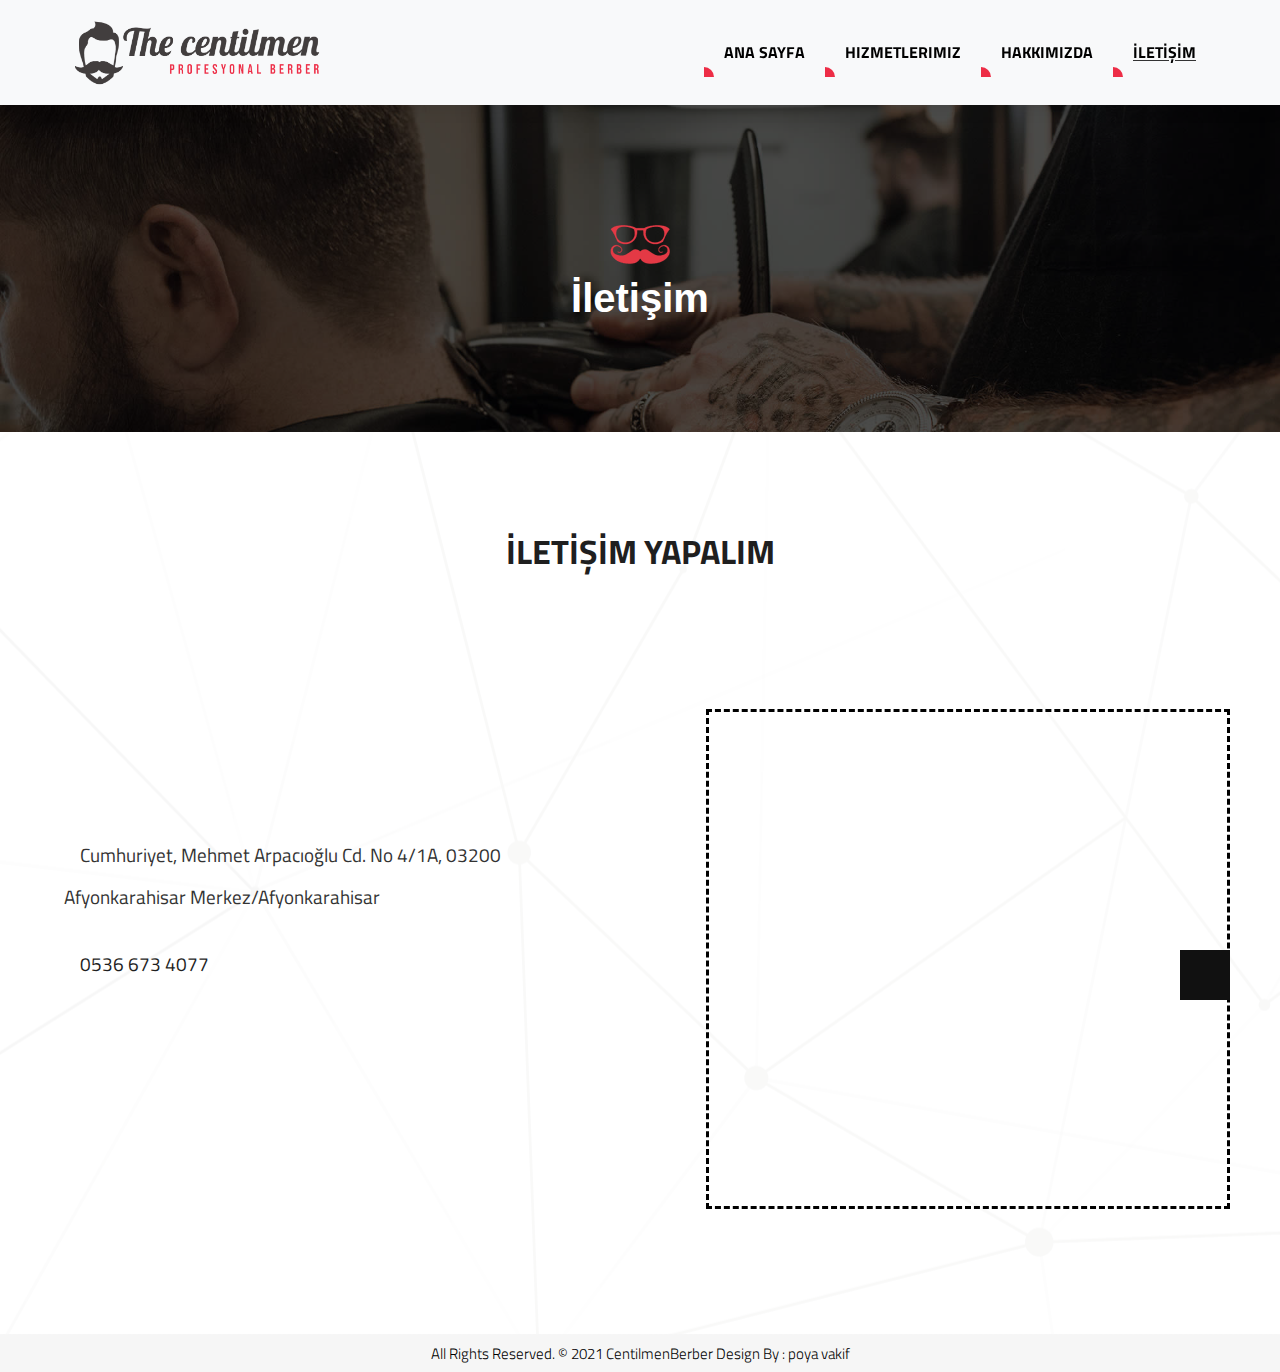
<file: contact.html>
<!DOCTYPE html>
<html lang="tr">
    <!-- Basic -->
    <meta charset="utf-8">
    <meta http-equiv="X-UA-Compatible" content="IE=edge">   
    <!-- Mobile Metas -->
    <meta name="viewport" content="width=device-width, initial-scale=1.0">
     <!-- Site Metas -->
    <title>Centilmen Berber İLETİŞİMI</title>  
    <meta name="keywords" content="İLETİŞİM Centilmen Berber Afyon merkez Cumhuriyet mahallesi">
    <meta name="description" content="bizim adresimiz:Cumhuriyet, Mehmet Arpacıoğlu Cd. No 4/1A, 03200 Afyonkarahisar Merkez/Afyonkarahisar
	Telefon: 0536 673 4077">
    <meta name="author" content="pooya vaghef">
    <!-- Site Icons -->
    <link rel="shortcut icon" href="images/favicon.ico" type="image/x-icon" />
    <link rel="apple-touch-icon" href="images/apple-touch-icon.png">
    <!-- Bootstrap CSS -->
    <link rel="stylesheet" href="https://maxcdn.bootstrapcdn.com/bootstrap/4.0.0/css/bootstrap.min.css" integrity="sha384-Gn5384xqQ1aoWXA+058RXPxPg6fy4IWvTNh0E263XmFcJlSAwiGgFAW/dAiS6JXm" crossorigin="anonymous">
    <!-- loading CSS -->
    <link rel="stylesheet" href="./css/loading.css">
	<!-- Site CSS -->
    <link rel="stylesheet" href="style.css">
    <!-- ALL VERSION CSS -->
    <link rel="stylesheet" href="css/versions.css">
    <!-- Responsive CSS -->
    <link rel="stylesheet" href="css/responsive.css">
	<link rel="stylesheet" href="https://pro.fontawesome.com/releases/v5.10.0/css/all.css" integrity="sha384-AYmEC3Yw5cVb3ZcuHtOA93w35dYTsvhLPVnYs9eStHfGJvOvKxVfELGroGkvsg+p" crossorigin="anonymous"/>
	<link rel="preconnect" href="https://fonts.googleapis.com">
	<link rel="preconnect" href="https://fonts.gstatic.com" crossorigin>
	<link href="https://fonts.googleapis.com/css2?family=Titillium+Web:wght@200;300;400;600;700;900&display=swap" rel="stylesheet">
</head>
<body class="barber_version">

    <!-- LOADER -->
    <div id="preloader">
        <div class="cube-wrapper">
		  <div class="cube-folding">
			<span class="leaf1"></span>
			<span class="leaf2"></span>
			<span class="leaf3"></span>
			<span class="leaf4"></span>
		  </div>
		  <div class="mus">
			<img src="images/lode-img.png" alt="" />
		  </div>
		  <span class="loading" data-name="Loading">Centilmen berber yükleniyor ...</span>
		</div>
    </div><!-- end loader -->
    <!-- END LOADER -->

    <!-- Start header -->
	<header class="top-navbar" id="header">
		<nav class="navbar navbar-expand-lg navbar-light bg-light">
					<img src="images/logo.png" alt="logo" class="logo-img" />
				<button class="navbar-toggler collapsed" type="button" data-toggle="collapse" data-target="#navbars-rs-food" aria-controls="navbars-rs-food" aria-expanded="false" aria-label="Toggle navigation">
					<span class="icon-bar top-bar"></span>
					<span class="icon-bar middle-bar"></span>
					<span class="icon-bar bottom-bar"></span>
				</button>
				<div class="collapse navbar-collapse" id="navbars-rs-food">
					<ul class="navbar-nav ml-auto">
						<li class="nav-item "><a class="nav-link" href="index.html">ANA SAYFA</a></li>
						<li class="nav-item"><a class="nav-link" href="services.html">HIZMETLERIMIZ</a></li>
						<li class="nav-item"><a class="nav-link" href="about.html">HAKKIMIZDA</a></li>
						<li class="nav-item active"><a class="nav-link" href="contact.html">İLETİŞİM</a></li>
					</ul>
				</div>
		</nav>
	</header>
	<!-- End header -->

	<!-- Page Content -->
	<div id="page-content-wrapper">
		<div class="all-page-bar">
			<div class="container">
				<div class="row">
					<div class="col-xs-12 col-sm-12 col-md-12">
						<div class="title title-1 text-center">
							<div class="much">
								<img src="uploads/mustache.png" alt="header background"/>
							</div>
							<div class="title--heading">
								<h1>İletişim<h1>
							</div>
							<div class="clearfix"></div>
						</div>
					</div>
				</div>
			</div>
		</div><!-- end all-page-bar -->

		<div id="contact" class="section wb">
			<div class="container">
				<div class="section-title row text-center">
					<div class="col-md-8 offset-md-2">
						<h2>İLETİŞİM YAPALIM</h2>
					</div>
				</div><!-- end title -->
			</div><!-- end container -->
		 <div class="map-box">
			<div class="row footer-section">
				<div class=" col-12 col-lg-6 footer-left ">
					<div class="m-5 contact-text">
						<p class="ml-3"><i class="fas fa-map-marker-alt mr-3"></i>Cumhuriyet, Mehmet Arpacıoğlu Cd. No 4/1A, 03200 Afyonkarahisar Merkez/Afyonkarahisar</p>
						<p class="ml-3"><i class="fas fa-mobile-alt mr-3"></i><a href="tel:0536 673 4077">0536 673 4077</a></p>
						<p class="ml-2 mt-4">
							<a href=" https://www.instagram.com/farshad_tripper" class="mr-3" title="Instagram"><i class="fab fa-instagram"></i></a>
							<a href="https://www.facebook.com/profile.php?id=100026254580656" class="mr-3" title="Facebook"><i class="fab fa-facebook"></i></a>
							<a href="https://wa.me/+905366734077"><i class="fab fa-whatsapp" title="whatsapp"></i></a>
						</p>
					</div>
				</div>
				<div class=" col-12 col-lg-6 map-section">
					<iframe src="https://www.google.com/maps/embed?pb=!1m18!1m12!1m3!1d777.8491469682527!2d30.546542229230436!3d38.7546069445639!2m3!1f0!2f0!3f0!3m2!1i1024!2i768!4f13.1!3m3!1m2!1s0x14cf17c94457867f%3A0xacfd47c78a180dcf!2sCumhuriyet%2C%20Mehmet%20Arpac%C4%B1o%C4%9Flu%20Cd.%20No%206%2FA%2C%2003200%20Afyonkarahisar%20Merkez%2FAfyonkarahisar!5e0!3m2!1sen!2str!4v1636059677385!5m2!1sen!2str"   allowfullscreen="true" loading="lazy" title="bizi burada bulabilirsiniz"></iframe>
		    	</div>
	    	</div>
	       </div><!-- end section -->
		</div>
		<div class="copyrights">
			<div class="container">
				<div class="footer-distributed">
					<div class="footer-left">
						<p class="footer-company-name">All Rights Reserved. &copy; 2021 CentilmenBerber Design By : poya vakif</p>
					</div>
				</div>
			</div><!-- end container -->
		</div><!-- end copyrights -->
	</div>
    <a href="#header" id="scroll-to-top" class="dmtop global-radius"><i class="fas fa-angle-up"></i></a>
    <!-- ALL JS FILES -->
    <script src="js/all.js"></script>
    <script src="js/custom.js"></script>
</body>
</html>
</file>
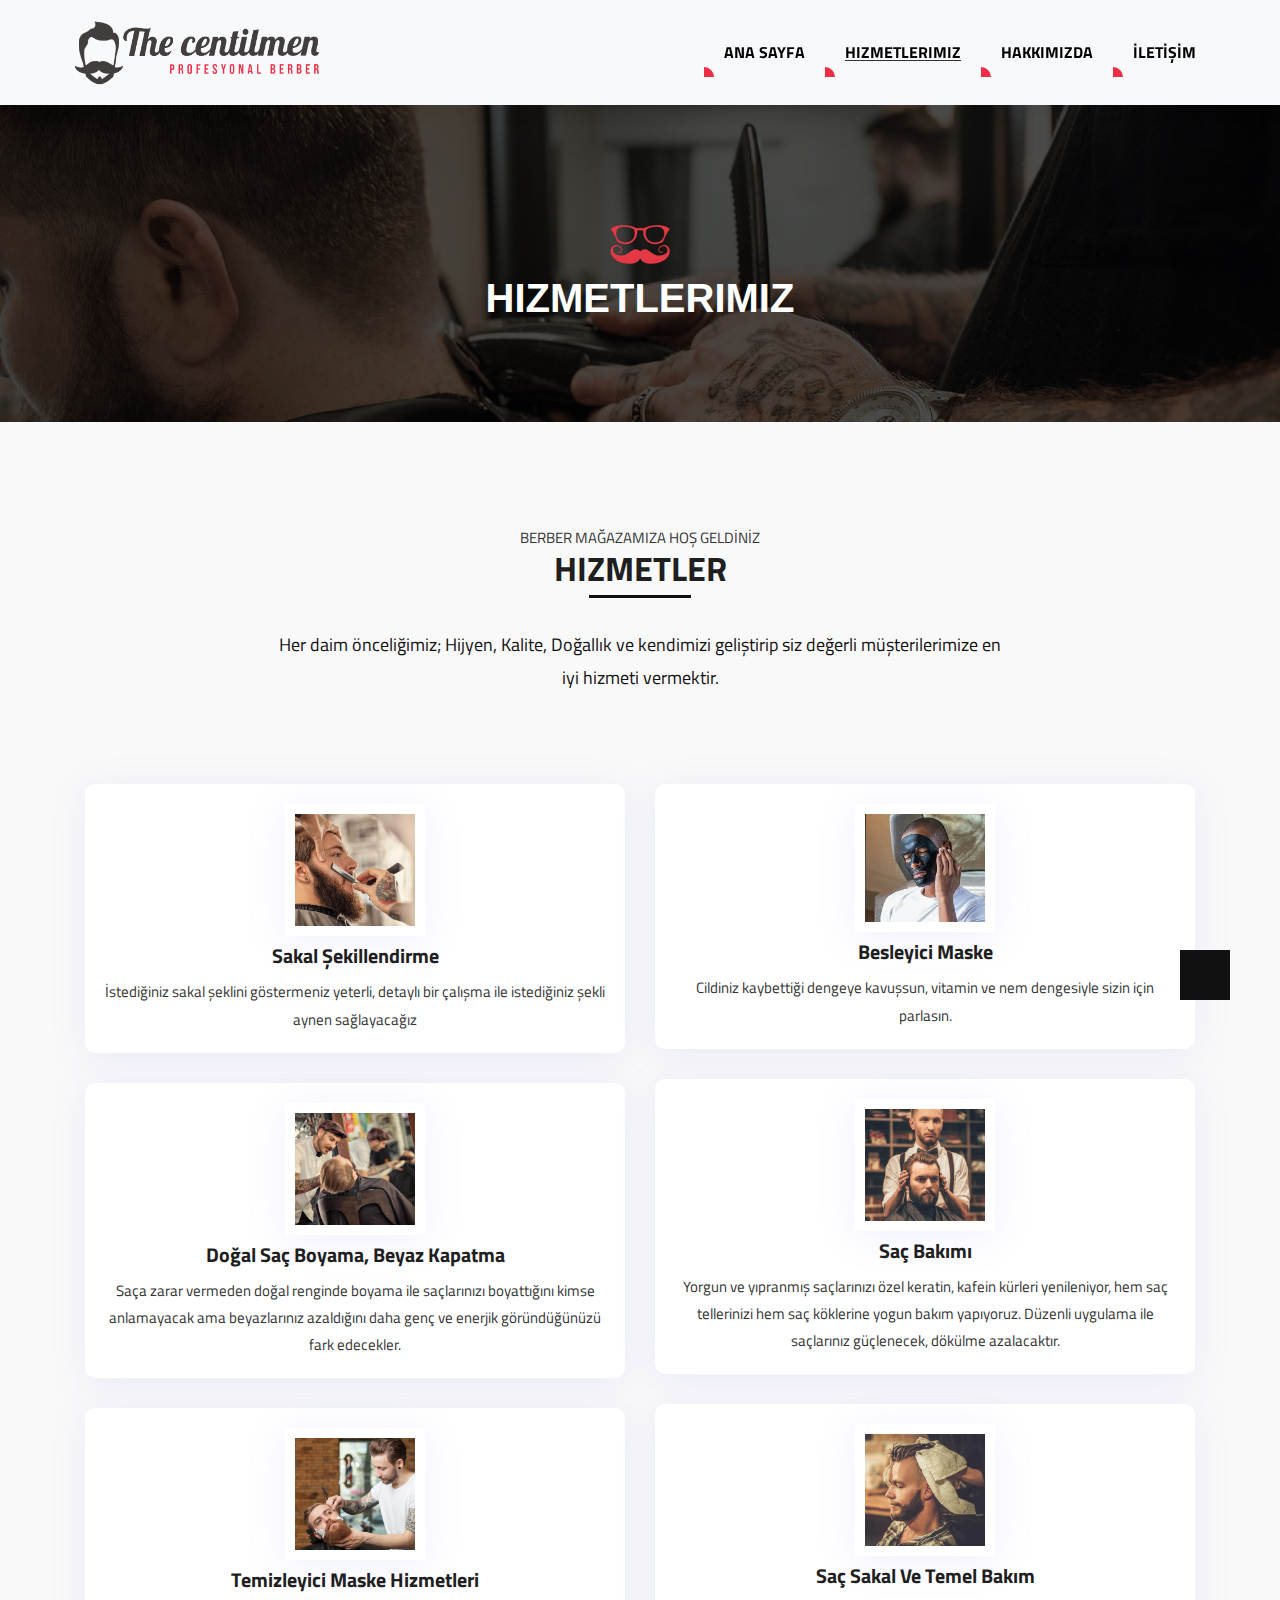
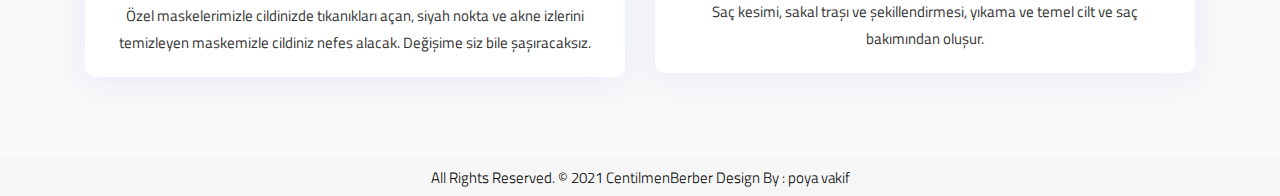
<file: services.html>
<!DOCTYPE html>
<html lang="tr">
    <!-- Basic -->
    <meta charset="utf-8">
    <meta http-equiv="X-UA-Compatible" content="IE=edge">   
    <!-- Mobile Metas -->
    <meta name="viewport" content="width=device-width, initial-scale=1.0">
    <!-- Site Metas -->
    <title>Centilmen Berber Hizmetleri</title>  
    <meta name="keywords" content="HIZMETLERIMIZ berber sakal Saç düzeltme tıraş Kesimi Afyonkarahisar Merkez CENTILMEN">
    <meta name="description" content="Ekibimiz en son trendler, saç kesme, düzeltme ve tıraş yöntemlerinin tamamında son derece yetenekli ve akıcıdır.
	En iyi, sade ve basit görünmenizi ve hissetmenizi istiyoruz. Bu, yalnızca en iyi ürünleri kullandığımız anlamına gelir.
	Her zaman ihtiyaçlarınızı karşılamak için elimizden geleni yapacağız; sadece herhangi bir personele sorun ve anında hizmet bekleyin. ">
    <meta name="author" content="pooya vaghef">
    <!-- Site Icons -->
    <link rel="shortcut icon" href="images/favicon.ico" type="image/x-icon" />
    <link rel="apple-touch-icon" href="images/apple-touch-icon.png">
    <!-- Bootstrap CSS -->
    <link rel="stylesheet" href="https://maxcdn.bootstrapcdn.com/bootstrap/4.0.0/css/bootstrap.min.css" integrity="sha384-Gn5384xqQ1aoWXA+058RXPxPg6fy4IWvTNh0E263XmFcJlSAwiGgFAW/dAiS6JXm" crossorigin="anonymous">
    <!-- loading CSS -->
    <link rel="stylesheet" href="./css/loading.css">
	<!-- Site CSS -->
    <link rel="stylesheet" href="style.css">
    <!-- ALL VERSION CSS -->
    <link rel="stylesheet" href="css/versions.css">
    <!-- Responsive CSS -->
    <link rel="stylesheet" href="css/responsive.css">
    <link rel="stylesheet" href="https://pro.fontawesome.com/releases/v5.10.0/css/all.css" integrity="sha384-AYmEC3Yw5cVb3ZcuHtOA93w35dYTsvhLPVnYs9eStHfGJvOvKxVfELGroGkvsg+p" crossorigin="anonymous"/>
   <link rel="preconnect" href="https://fonts.googleapis.com">
   <link rel="preconnect" href="https://fonts.gstatic.com" crossorigin>
   <link href="https://fonts.googleapis.com/css2?family=Titillium+Web:wght@200;300;400;600;700;900&display=swap" rel="stylesheet">

</head>
<body class="barber_version">
    <!-- LOADER -->
    <div id="preloader">
        <div class="cube-wrapper">
		  <div class="cube-folding">
			<span class="leaf1"></span>
			<span class="leaf2"></span>
			<span class="leaf3"></span>
			<span class="leaf4"></span>
		  </div>
		  <div class="mus">
			<img src="images/lode-img.png" alt="" />
		  </div>
		  <span class="loading" data-name="Loading">Centilmen berber yükleniyor ...</span>
		</div>
    </div><!-- end loader -->
    <!-- END LOADER -->
    <!-- Start header -->
	<header class="top-navbar">
		<nav class="navbar navbar-expand-lg navbar-light bg-light">
					<img src="images/logo.png" alt="logo" class="logo-img" />
				<button class="navbar-toggler collapsed" type="button" data-toggle="collapse" data-target="#navbars-rs-food" aria-controls="navbars-rs-food" aria-expanded="false" aria-label="Toggle navigation">
					<span class="icon-bar top-bar"></span>
					<span class="icon-bar middle-bar"></span>
					<span class="icon-bar bottom-bar"></span>
				</button>
				<div class="collapse navbar-collapse" id="navbars-rs-food">
					<ul class="navbar-nav ml-auto">
						<li class="nav-item "><a class="nav-link" href="index.html">ANA SAYFA</a></li>
						<li class="nav-item active"><a class="nav-link" href="services.html">HIZMETLERIMIZ</a></li>
						<li class="nav-item"><a class="nav-link" href="about.html">HAKKIMIZDA</a></li>
						<li class="nav-item"><a class="nav-link" href="contact.html">İLETİŞİM</a></li>
					</ul>
				</div>
		</nav>
	</header>
	<!-- End header -->

	<!-- Page Content -->
	<div id="page-content-wrapper">		
		<div class="all-page-bar">
			<div class="container">
				<div class="row">
					<div class="col-xs-12 col-sm-12 col-md-12">
						<div class="title title-1 text-center">
							<div class="much">
								<img src="uploads/mustache.png" alt=""/>
							</div>
							
							<div class="title--heading">
								<h1>HIZMETLERIMIZ</h1>
							</div>
							<div class="clearfix"></div>
						</div>
					</div>
				</div>
			</div>
		</div><!-- end all-page-bar -->
		
		<div id="services" class="section lb">
			<div class="container">
				<div class="section-title row text-center">
					<div class="col-md-8 offset-md-2">
					<small>BERBER MAĞAZAMIZA HOŞ GELDİNİZ</small>
					<h2>HIZMETLER</h2>
					<hr class="grd1">
					<p class="lead">Her daim önceliğimiz; Hijyen, Kalite, Doğallık ve kendimizi geliştirip siz değerli müşterilerimize en iyi hizmeti vermektir.</p>
					</div>
				</div><!-- end title -->

				<div class="row">
					<div class="col-md-6">
						<div class="service-wrap text-center clearfix">
							<div class="uptop">
								<img src="uploads/barber_service_01.jpg" alt="" class="img-responsive img-rounded alignleft">
							</div>
							<h3>Sakal Şekillendirme</h3>
							<p>İstediğiniz sakal şeklini göstermeniz yeterli, detaylı bir çalışma ile istediğiniz şekli aynen sağlayacağız</p>
						</div><!-- end issue -->

						<div class="service-wrap text-center clearfix">
							<div class="uptop">
								<img src="uploads/barber_service_02.jpg" alt="" class="img-responsive img-rounded alignleft">
							</div>
							<h3>Doğal Saç Boyama, Beyaz Kapatma</h3>
							<p>Saça zarar vermeden doğal renginde boyama ile saçlarınızı boyattığını kimse anlamayacak ama beyazlarınız azaldığını daha genç ve enerjik göründüğünüzü fark edecekler.</p>
						</div><!-- end issue -->

						<div class="service-wrap text-center clearfix">
							<div class="uptop">
								<img src="uploads/barber_service_05.jpg" alt="" class="img-responsive img-rounded alignleft">
							</div>
							<h3>Temizleyici Maske Hizmetleri</h3>
							<p>Özel maskelerimizle cildinizde tıkanıkları açan, siyah nokta ve akne izlerini temizleyen maskemizle cildiniz nefes alacak. Değişime siz bile şaşıracaksız.</p>
						</div><!-- end issue -->
					</div><!-- end col -->

					<div class="col-md-6">
						<div class="service-wrap text-center clearfix">
							<div class="uptop">
								<img src="uploads/barber_service_04.jpeg" alt="" class="img-responsive img-rounded alignleft">
							</div>
							<h3>Besleyici Maske</h3>
							<p>Cildiniz kaybettiği dengeye kavuşsun, vitamin ve nem dengesiyle sizin için parlasın.</p>
						</div><!-- end issue -->

						<div class="service-wrap text-center lastchild clearfix">
							<div class="uptop">
								<img src="uploads/barber_service_03.jpg" alt="" class="img-responsive img-rounded alignleft">
							</div>
							<h3>Saç Bakımı</h3>
							<p>Yorgun ve yıpranmış saçlarınızı özel keratin, kafein kürleri yenileniyor, hem saç tellerinizi hem saç köklerine yogun bakım yapıyoruz. Düzenli uygulama ile saçlarınız güçlenecek, dökülme azalacaktır. </p>
						</div><!-- end issue -->

						<div class="service-wrap text-center lastchild clearfix">
							<div class="uptop">
								<img src="uploads/barber_service_06.jpg" alt="" class="img-responsive img-rounded alignleft">
							</div>
							<h3>Saç Sakal ve Temel Bakım</h3>
							<p>Saç kesimi, sakal traşı ve şekillendirmesi, yıkama ve temel cilt ve saç bakımından oluşur.</p>
						</div><!-- end issue -->
					</div><!-- end col -->
				</div>
			</div><!-- end container -->
		</div><!-- end section -->

		<div class="copyrights">
			<div class="container">
				<div class="footer-distributed">
					<div class="footer-left">
						<p class="footer-company-name">All Rights Reserved. &copy; 2021 <a href="#">CentilmenBerber</a> Design By : poya vakif</p>
					</div>
				</div>
			</div><!-- end container -->
		</div><!-- end copyrights -->
	</div>
    <a href="#" id="scroll-to-top" class="dmtop global-radius"><i class="fas fa-angle-up"></i></a>
    <!-- ALL JS FILES -->
    <script src="js/all.js"></script>
	<script src="js/responsive-tabs.js"></script>
    <!-- ALL PLUGINS -->
    <script src="js/custom.js"></script>
</body>
</html>
</file>
<file: css/loading.css>
.cube-folding {
  width: 50px;
  height: 50px;
  display: inline-block;
  -moz-transform: rotate(45deg);
  -ms-transform: rotate(45deg);
  -webkit-transform: rotate(45deg);
  transform: rotate(45deg);
  font-size: 0;
}
.cube-folding span {
  position: relative;
  width: 25px;
  height: 25px;
  -moz-transform: scale(1.1);
  -ms-transform: scale(1.1);
  -webkit-transform: scale(1.1);
  transform: scale(1.1);
  display: inline-block;
}
.cube-folding span::before {
  content: "";
  background-color: white;
  position: absolute;
  left: 0;
  top: 0;
  display: block;
  width: 25px;
  height: 25px;
  -moz-transform-origin: 100% 100%;
  -ms-transform-origin: 100% 100%;
  -webkit-transform-origin: 100% 100%;
  transform-origin: 100% 100%;
  -moz-animation: folding 2.5s infinite linear both;
  -webkit-animation: folding 2.5s infinite linear both;
  animation: folding 2.5s infinite linear both;
}
.cube-folding .leaf2 {
  -moz-transform: rotateZ(90deg) scale(1.1);
  -ms-transform: rotateZ(90deg) scale(1.1);
  -webkit-transform: rotateZ(90deg) scale(1.1);
  transform: rotateZ(90deg) scale(1.1);
}
.cube-folding .leaf2::before {
  -moz-animation-delay: 0.3s;
  -webkit-animation-delay: 0.3s;
  animation-delay: 0.3s;
  background-color: #f2f2f2;
}
.cube-folding .leaf3 {
  -moz-transform: rotateZ(270deg) scale(1.1);
  -ms-transform: rotateZ(270deg) scale(1.1);
  -webkit-transform: rotateZ(270deg) scale(1.1);
  transform: rotateZ(270deg) scale(1.1);
}
.cube-folding .leaf3::before {
  -moz-animation-delay: 0.9s;
  -webkit-animation-delay: 0.9s;
  animation-delay: 0.9s;
  background-color: #f2f2f2;
}
.cube-folding .leaf4 {
  -moz-transform: rotateZ(180deg) scale(1.1);
  -ms-transform: rotateZ(180deg) scale(1.1);
  -webkit-transform: rotateZ(180deg) scale(1.1);
  transform: rotateZ(180deg) scale(1.1);
}
.cube-folding .leaf4::before {
  -moz-animation-delay: 0.6s;
  -webkit-animation-delay: 0.6s;
  animation-delay: 0.6s;
  background-color: #e6e6e6;
}

@-moz-keyframes folding {
  0%,
  10% {
    -moz-transform: perspective(140px) rotateX(-180deg);
    transform: perspective(140px) rotateX(-180deg);
    opacity: 0;
  }
  25%,
  75% {
    -moz-transform: perspective(140px) rotateX(0deg);
    transform: perspective(140px) rotateX(0deg);
    opacity: 1;
  }
  90%,
  100% {
    -moz-transform: perspective(140px) rotateY(180deg);
    transform: perspective(140px) rotateY(180deg);
    opacity: 0;
  }
}
@-webkit-keyframes folding {
  0%,
  10% {
    -webkit-transform: perspective(140px) rotateX(-180deg);
    transform: perspective(140px) rotateX(-180deg);
    opacity: 0;
  }
  25%,
  75% {
    -webkit-transform: perspective(140px) rotateX(0deg);
    transform: perspective(140px) rotateX(0deg);
    opacity: 1;
  }
  90%,
  100% {
    -webkit-transform: perspective(140px) rotateY(180deg);
    transform: perspective(140px) rotateY(180deg);
    opacity: 0;
  }
}
@keyframes folding {
  0%,
  10% {
    -moz-transform: perspective(140px) rotateX(-180deg);
    -ms-transform: perspective(140px) rotateX(-180deg);
    -webkit-transform: perspective(140px) rotateX(-180deg);
    transform: perspective(140px) rotateX(-180deg);
    opacity: 0;
  }
  25%,
  75% {
    -moz-transform: perspective(140px) rotateX(0deg);
    -ms-transform: perspective(140px) rotateX(0deg);
    -webkit-transform: perspective(140px) rotateX(0deg);
    transform: perspective(140px) rotateX(0deg);
    opacity: 1;
  }
  90%,
  100% {
    -moz-transform: perspective(140px) rotateY(180deg);
    -ms-transform: perspective(140px) rotateY(180deg);
    -webkit-transform: perspective(140px) rotateY(180deg);
    transform: perspective(140px) rotateY(180deg);
    opacity: 0;
  }
}
.cube-wrapper {
  position: fixed;
  left: 50%;
  top: 50%;
  margin-top: -50px;
  margin-left: -100px;
  width: 200px;
  height: 100px;
  text-align: center;
}
.cube-wrapper:after {
  content: "";
  position: absolute;
  left: 0;
  right: 0;
  bottom: -20px;
  margin: auto;
  width: 90px;
  height: 6px;
  background-color: rgba(0, 0, 0, 0.1);
  -webkit-filter: blur(2px);
  filter: blur(2px);
  -moz-border-radius: 100%;
  -webkit-border-radius: 100%;
  border-radius: 100%;
  z-index: 1;
  -moz-animation: shadow 0.5s ease infinite alternate;
  -webkit-animation: shadow 0.5s ease infinite alternate;
  animation: shadow 0.5s ease infinite alternate;
}
.cube-wrapper .loading {
  font-size: 12px;
  letter-spacing: 0.1em;
  display: block;
  color: white;
  position: relative;
  top: 25px;
  z-index: 2;
  -moz-animation: text 0.5s ease infinite alternate;
  -webkit-animation: text 0.5s ease infinite alternate;
  animation: text 0.5s ease infinite alternate;
}

@-moz-keyframes text {
  100% {
    top: 35px;
  }
}
@-webkit-keyframes text {
  100% {
    top: 35px;
  }
}
@keyframes text {
  100% {
    top: 35px;
  }
}
@-moz-keyframes shadow {
  100% {
    bottom: -18px;
    width: 100px;
  }
}
@-webkit-keyframes shadow {
  100% {
    bottom: -18px;
    width: 100px;
  }
}
@keyframes shadow {
  100% {
    bottom: -18px;
    width: 100px;
  }
}
html,
body {
  min-height: 100%;
}

body {
  font-family: "Montserrat", sans-serif;
}

h1 {
  font-size: 26px;
  display: block;
  text-align: center;
  color: #fff;
  padding: 50px 20px;
  font-weight: 300;
  font-family: "Montserrat", sans-serif;
}

.made-with-love {
  position: fixed;
  left: 0;
  width: 100%;
  bottom: 10px;
  text-align: center;
  font-size: 10px;
  z-index: 9999;
  font-family: arial;
  color: #fff;
}
.made-with-love i {
  font-style: normal;
  color: #f50057;
  font-size: 14px;
  position: relative;
  top: 2px;
}
.made-with-love a {
  color: #fff;
  text-decoration: none;
}
.made-with-love a:hover {
  text-decoration: underline;
}
</file>
<file: style.css>
body {
  color: #333;
  font-size: 15px;
  font-family: "Titillium Web", sans-serif;
  line-height: 1.80857;
}

html,
body {
  height: 100%;
}

body.demos .section {
  background: url(images/bg.png) repeat top center #f2f3f5;
}

body.demos .section-title img {
  max-width: 280px;
  display: block;
  margin: 10px auto;
}

body.demos .service-widget h3 {
  border-bottom: 1px solid #ededed;
  font-size: 18px;
  padding: 20px 0;
  background-color: #ffffff;
}

body.demos .service-widget {
  margin: 0 0 30px;
  padding: 30px;
  background-color: #fff;
}

body.demos .container-fluid {
  max-width: 1080px;
}

a {
  color: #1f1f1f;
  text-decoration: none !important;
  outline: none !important;
  -webkit-transition: all 0.3s ease-in-out;
  -moz-transition: all 0.3s ease-in-out;
  -ms-transition: all 0.3s ease-in-out;
  -o-transition: all 0.3s ease-in-out;
  transition: all 0.3s ease-in-out;
}

h1,
h2,
h3,
h4,
h5,
h6 {
  letter-spacing: 0;
  font-weight: normal;
  position: relative;
  padding: 0 0 10px 0;
  font-weight: normal;
  line-height: 120% !important;
  color: #1f1f1f;
  margin: 0;
}

h1 {
  font-size: 1.5rem;
}

h2 {
  font-size: 22px;
}

h3 {
  font-size: 18px;
}

h4 {
  font-size: 16px;
}

h5 {
  font-size: 14px;
}

h6 {
  font-size: 13px;
}

h1 a,
h2 a,
h3 a,
h4 a,
h5 a,
h6 a {
  color: #212121;
  text-decoration: none !important;
  opacity: 1;
}

h1 a:hover,
h2 a:hover,
h3 a:hover,
h4 a:hover,
h5 a:hover,
h6 a:hover {
  opacity: 0.8;
}

a {
  color: #1f1f1f;
  text-decoration: none;
  outline: none;
}

a,
.btn {
  text-decoration: none !important;
  outline: none !important;
  -webkit-transition: all 0.3s ease-in-out;
  -moz-transition: all 0.3s ease-in-out;
  -ms-transition: all 0.3s ease-in-out;
  -o-transition: all 0.3s ease-in-out;
  transition: all 0.3s ease-in-out;
}

.btn-custom {
  margin-top: 20px;
  background-color: transparent !important;
  border: 2px solid #ddd;
  padding: 12px 40px;
  font-size: 16px;
}

.lead {
  font-size: 18px;
  line-height: 30px;
  color: #767676;
  margin: 0;
  padding: 0;
}

blockquote {
  margin: 20px 0 20px;
  padding: 30px;
}
ul,
li,
ol {
  list-style: none;
  margin: 0px;
  padding: 0px;
}

/*------------------------------------------------------------------
    WP CORE
-------------------------------------------------------------------*/

.first {
  clear: both;
}

.last {
  margin-right: 0;
}

.alignnone {
  margin: 5px 20px 20px 0;
}

.aligncenter,
div.aligncenter {
  display: block;
  margin: 5px auto 5px auto;
}

.alignright {
  float: right;
  margin: 10px 0 20px 20px;
}

.alignleft {
  float: left;
  margin: 10px 20px 20px 0;
}

a img.alignright {
  float: right;
  margin: 10px 0 20px 20px;
}

a img.alignnone {
  margin: 10px 20px 20px 0;
}

a img.alignleft {
  float: left;
  margin: 10px 20px 20px 0;
}

a img.aligncenter {
  display: block;
  margin-left: auto;
  margin-right: auto;
}

.wp-caption {
  background: #fff;
  border: 1px solid #f0f0f0;
  max-width: 96%;
  /* Image does not overflow the content area */
  padding: 5px 3px 10px;
  text-align: center;
}

.wp-caption.alignnone {
  margin: 5px 20px 20px 0;
}

.wp-caption.alignleft {
  margin: 5px 20px 20px 0;
}

.wp-caption.alignright {
  margin: 5px 0 20px 20px;
}

.wp-caption img {
  border: 0 none;
  height: auto;
  margin: 0;
  max-width: 98.5%;
  padding: 0;
  width: auto;
}

.wp-caption p.wp-caption-text {
  font-size: 11px;
  line-height: 17px;
  margin: 0;
  padding: 0 4px 5px;
}

/* Text meant only for screen readers. */

.screen-reader-text {
  clip: rect(1px, 1px, 1px, 1px);
  position: absolute !important;
  height: 1px;
  width: 1px;
  overflow: hidden;
}

.screen-reader-text:focus {
  background-color: #f1f1f1;
  border-radius: 3px;
  box-shadow: 0 0 2px 2px rgba(0, 0, 0, 0.6);
  clip: auto !important;
  color: #21759b;
  display: block;
  font-size: 14px;
  font-size: 0.875rem;
  font-weight: bold;
  height: auto;
  left: 5px;
  line-height: normal;
  padding: 15px 23px 14px;
  text-decoration: none;
  top: 5px;
  width: auto;
  z-index: 100000;
  /* Above WP toolbar. */
}

/*------------------------------------------------------------------
    HEADER
-------------------------------------------------------------------*/

.top-add {
  background: #ed2d46;
  border: none;
  border-radius: 0px;
  color: #ffffff;
  margin: 0px;
}
.logo-img {
  width: 21%;
  margin-left: 5%;
}
#navbars-rs-food {
  margin-right: 5%;
}
.top-navbar {
  position: relative;
  z-index: 10;
}

.top-navbar .navbar {
  padding: 15px 0px;
  width: 100%;
  -webkit-box-shadow: 0px 0px 18px 1px rgba(0, 0, 0, 0.1);
  box-shadow: 0px 0px 18px 1px rgba(0, 0, 0, 0.1);
  transition: height 0.3s ease-out, background 0.3s ease-out,
    box-shadow 0.3s ease-out;
  -webkit-transform: translate3d(0, 0, 0);
  transform: translate3d(0, 0, 0);
  z-index: 100;
  font-size: 1.2rem !important;
}

.top-navbar.fixed-menu {
  position: fixed;
  width: 100%;
  top: 0;
  -webkit-box-shadow: 0px 0px 18px 1px rgba(0, 0, 0, 0.1);
  box-shadow: 0px 0px 18px 1px rgba(0, 0, 0, 0.1);
  transition: height 0.3s ease-out, background 0.3s ease-out,
    box-shadow 0.3s ease-out;
  -webkit-transform: translate3d(0, 0, 0);
  transform: translate3d(0, 0, 0);
}

.top-navbar .navbar-light .navbar-nav .nav-link {
  position: relative;
  padding: 10px 20px;
  font-size: 1rem;
  font-weight: bolder;
  color: #000;
  /* color: #ffffff; */
}
.top-navbar .navbar-light .navbar-nav .nav-link::after {
  content: "";
  background: #ed2d46;
  z-index: -1;
  width: 10px;
  height: 10px;
  position: absolute;
  bottom: 0;
  left: 0;
  border-radius: 0px 50px 0px 0px;
  transition: 0.3s linear;
}
.top-navbar .navbar-light .navbar-nav .nav-item.active .nav-link {
  font-weight: 700;
}
.nav-item.active {
  text-decoration: underline;
  text-underline-position: from-font;
}
.tab-section {
  font-size: 1.2rem;
  /* font-weight: bold; */
}
#tab_a p {
  font-weight: bold;
}
#myTab li {
  font-weight: bold;
}
.top-navbar .navbar-light .navbar-nav .nav-item {
  position: relative;
  z-index: 0;
  font-size: 1.2rem;
}
.top-navbar .navbar-light .navbar-nav .nav-link:hover::after {
  width: 100%;
  height: 100%;
  border-radius: 0px 15px 0px 0px;
  font-size: 1.3rem;
}
.top-navbar .navbar-nav {
  position: relative;
  z-index: 0;
}

.navbar-light .navbar-toggler {
  padding: 5px 10px 10px;
  margin: 0 0 0 10px;
  position: relative;
  border-radius: 2px;
  border-color: rgba(0, 0, 0, 0.5);
  z-index: 9999;
}
.navbar-toggler .icon-bar {
  display: block;
  width: 22px;
  height: 2px;
  border-radius: 1px;
}

.navbar-toggler .icon-bar {
  background: #010101;
  transition: all 0.2s;
  width: 0 auto;
  width: 25px;
  margin-top: 5px;
}

.navbar-toggler .icon-bar:hover {
  background: #ed2d44;
}

/*------------------------------------------------------------------
    Banner
-------------------------------------------------------------------*/

#full-width {
  width: 100%;
  height: 100%;
}

.display-table {
  display: table;
  width: 100%;
  height: 100%;
}

.display-table-cell {
  display: table-cell;
  vertical-align: sub;
}

.slider-01 {
  background: url(uploads/slider-img-01.jpg) no-repeat center;
  background-size: cover;
  height: 100vh;
}
.slider-02 {
  background: url(uploads/slider-img-02.jpg) no-repeat center;
  background-size: cover;
  height: 100vh;
}
.slider-03 {
  background: url(uploads/slider-img-03.jpg) no-repeat center;
  background-size: cover;
  height: 100vh;
}

.home-hero .big-tagline h2 {
  font-size: 2.2rem;
  color: #ffffff;
  padding: 2rem 0px;
  /* top:50px */
}
.home-hero .big-tagline h1 {
  font-size: 2.5rem;
  color: #ffffff;
  padding: 2rem 0px;
}
.home-hero .big-tagline h3 {
  font-size: 1.5rem;
  color: #ffffff;
  padding: 2rem 0px;
}

.home-hero .big-tagline p {
  color: #ffffff;
  padding-bottom: 2rem;
  padding-left: 1rem;
  padding-right: 1rem;
  font-size: 1.2rem;
}

.overlay {
  position: relative;
}
.overlay::before {
  content: "";
  background: rgba(0, 0, 0, 0.8);
  width: 100%;
  height: 100%;
  left: 0;
  top: 0;
  position: absolute;
  z-index: 0;
}

.home-hero .owl-nav .owl-prev {
  color: #ffffff;
  position: absolute;
  left: 0px;
}
.home-hero .owl-nav .owl-prev:hover i {
  background: #ed2d46;
  color: #ffffff;
}
.home-hero .owl-nav .owl-next {
  color: #ffffff;
  position: absolute;
  right: 0px;
}
.home-hero .owl-nav .owl-next:hover i {
  background: #ed2d46;
  color: #ffffff;
}

/*------------------------------------------------------------------
    SECTIONS
-------------------------------------------------------------------*/

.parallax {
  background-attachment: fixed;
  background-size: cover;
  height: 100%;
  padding: 0px;
  position: relative;
  width: 100%;
}

.parallax.parallax-off {
  background-attachment: scroll !important;
  display: block;
  height: 100%;
  min-height: 100%;
  overflow: hidden;
  position: relative;
  background-position: center center;
  vertical-align: sub;
  width: 100%;
  z-index: 2;
}

.parallax-off::before {
  content: "";
  position: absolute;
  width: 100%;
  height: 100%;
  background: rgba(0, 0, 0, 0.6);
  left: 0px;
  top: 0px;
}

.no-scroll-xy {
  overflow: hidden !important;
  -webkit-transition: all 0.4s ease-in-out;
  -moz-transition: all 0.4s ease-in-out;
  -ms-transition: all 0.4s ease-in-out;
  -o-transition: all 0.4s ease-in-out;
  transition: all 0.4s ease-in-out;
}

.section {
  display: block;
  position: relative;
  overflow: hidden;
  padding-top: 8%;
  padding-bottom: 4%;
}

.noover {
  overflow: visible;
}

.noover .btn-dark {
  border: 0 !important;
}

.nopad {
  padding: 0;
}

.nopadtop {
  padding-top: 0;
}

.section.wb {
  background-color: #ffffff;
}

.section.lb {
  background-color: #f2f3f5;
}

.section.db {
  background-color: #1f1f1f;
}

.section.color1 {
  background-color: #448aff;
}

.first-section {
  display: block;
  position: relative;
  overflow: hidden;
  padding: 16em 0 13em;
}

.first-section::before {
  content: "";
  position: absolute;
  top: 0px;
  left: 0px;
  width: 100%;
  height: 100%;
  background: #000000;
}
.first-section::before {
  opacity: 0.5;
}

.first-section h2 {
  color: #ffffff;
  font-size: 68px;
  font-weight: 300;
  text-transform: capitalize;
  display: block;
  margin: 0;
  padding: 0 0 30px;
  position: relative;
}

.big-tagline {
  padding: 10px 0px;
  position: relative;
  z-index: 2;
  margin-top: 10%;
}

.first-section .lead {
  font-size: 21px;
  font-weight: 300;
  padding: 0 0 40px;
  margin: 0;
  line-height: inherit;
  color: #ffffff;
}

.macbookright {
  width: 980px;
  position: absolute;
  right: -15%;
  bottom: -6%;
}

.section-title {
  display: block;
  position: relative;
  margin-bottom: 60px;
}

.section-title p {
  color: rgb(17, 17, 17);
  font-weight: 400;
  font-size: 18px;
  line-height: 33px;
  margin: 0;
}

.section-title h3 {
  font-size: 42px;
  font-weight: 300;
  line-height: 62px;
  margin: 0 0 25px;
  padding: 0;
  text-transform: none;
}
.section-title h2 {
  font-size: 34px;
  font-weight: bold;
}

.section.colorsection p,
.section.colorsection h3,
.section.db h3 {
  color: #ffffff;
}

.our-inner-taem {
  position: relative;
}

.our-inner-taem .t-top::before {
  position: absolute;
  content: "";
  width: 0px;
  right: 0px;
  top: 0px;
  height: 2px;
  background-color: #000;
  -webkit-transition: all 0.5s ease;
  -moz-transition: all 0.5s ease;
  -ms-transition: all 0.5s ease;
  -o-transition: all 0.5s ease;
  transition: all 0.5s ease;
}
.our-inner-taem .t-top::after {
  position: absolute;
  content: "";
  right: 0px;
  top: 0px;
  width: 2px;
  height: 0px;
  background-color: #000;
  -webkit-transition: all 0.5s ease;
  -moz-transition: all 0.5s ease;
  -ms-transition: all 0.5s ease;
  -o-transition: all 0.5s ease;
  transition: all 0.5s ease;
}

.parallax-inner-bg .section-title small {
  color: #ffffff;
}

.our-inner-taem .t-bottom::before {
  position: absolute;
  content: "";
  width: 0px;
  left: 0px;
  bottom: 0px;
  height: 2px;
  background-color: #000;
  -webkit-transition: all 0.5s ease;
  -moz-transition: all 0.5s ease;
  -ms-transition: all 0.5s ease;
  -o-transition: all 0.5s ease;
  transition: all 0.5s ease;
}

.our-inner-taem .t-bottom::after {
  position: absolute;
  content: "";
  left: 0px;
  bottom: 0px;
  width: 2px;
  height: 0px;
  background-color: #000;
  -webkit-transition: all 0.5s ease;
  -moz-transition: all 0.5s ease;
  -ms-transition: all 0.5s ease;
  -o-transition: all 0.5s ease;
  transition: all 0.5s ease;
}

.our-inner-taem:hover .t-top::before {
  width: 100%;
}
.our-inner-taem:hover .t-top::after {
  height: 100%;
}

.our-inner-taem:hover .t-bottom::before {
  width: 100%;
}
.our-inner-taem:hover .t-bottom::after {
  height: 100%;
}

/*------------------------------------------------------------------
    PORTFOLIO
-------------------------------------------------------------------*/

.item-h2,
.item-h1 {
  height: 100% !important;
  height: auto !important;
}

.isotope-item {
  z-index: 2;
  padding: 0;
}

.isotope-hidden.isotope-item {
  pointer-events: none;
  z-index: 1;
}

.isotope,
.isotope .isotope-item {
  /* change duration value to whatever you like */
  -webkit-transition-duration: 0.8s;
  -moz-transition-duration: 0.8s;
  transition-duration: 0.8s;
}

.isotope {
  -webkit-transition-property: height, width;
  -moz-transition-property: height, width;
  transition-property: height, width;
}

.isotope .isotope-item {
  -webkit-transition-property: -webkit-transform, opacity;
  -moz-transition-property: -moz-transform, opacity;
  transition-property: transform, opacity;
}

.portfolio-filter ul {
  padding: 0;
  z-index: 2;
  display: block;
  position: relative;
  margin: 0;
}

.portfolio-filter ul li {
  border-radius: 0;
  display: inline-block;
  margin: 0 5px 0 0;
  text-decoration: none;
  text-transform: uppercase;
  vertical-align: middle;
}

.portfolio-filter ul li:last-child:after {
  content: "";
}

.portfolio-filter ul li .btn-dark {
  box-shadow: none;
  background-color: transparent;
  border: 1px solid #e6e7e6 !important;
  color: #1f1f1f;
  font-weight: 400;
  font-size: 13px;
  padding: 10px 30px;
}

.da-thumbs {
  list-style: none;
  position: relative;
  padding: 0;
}

.da-thumbs .pitem {
  margin: 0;
  padding: 15px;
  position: relative;
}

.da-thumbs .pitem a,
.da-thumbs .pitem a img {
  display: block;
  position: relative;
}

.da-thumbs .pitem a {
  overflow: hidden;
}

.da-thumbs .pitem a div {
  position: absolute;
  background-color: rgba(0, 0, 0, 0.8);
  width: 100%;
  height: 100%;
}

.da-thumbs .pitem a div h3 {
  display: block;
  color: #ffffff;
  font-size: 20px;
  padding: 30px 15px;
  text-transform: capitalize;
  font-weight: normal;
}

.da-thumbs .pitem a div h3 small {
  display: block;
  color: #ffffff;
  margin-top: 5px;
  font-size: 13px;
  font-weight: 300;
}

.da-thumbs .pitem a div i {
  background-color: #1f1f1f;
  position: absolute;
  color: #ffffff !important;
  bottom: 0;
  font-size: 15px;
  z-index: 12;
  right: 0;
  width: 40px;
  height: 40px;
  line-height: 40px;
  text-align: center;
}

/*------------------------------------------------------------------
    TESTIMONIALS
-------------------------------------------------------------------*/

.logos img {
  margin: auto;
  display: block;
  text-align: center;
  width: 100%;
  opacity: 0.3;
}

.logos img:hover {
  opacity: 0.5;
}

.desc h3 i {
  color: #111111;
  font-size: 37px;
  vertical-align: middle;
  margin-right: 12px;
}

.desc {
  padding: 30px;
  position: relative;
  background: #ed2d46;
  border: 1px solid #ed2d46;
  border-radius: 2px;
  text-align: right;
}

.parallax-inner-bg {
  background: url(uploads/parallax_20.jpg) no-repeat top center;
  background-size: cover;
  background-attachment: fixed;
}

.testi-meta {
  display: block;
  margin-top: 20px;
  text-align: right;
}

.testi-meta i {
  font-size: 28px;
  color: #ffffff;
}

.testimonial h4 {
  font-size: 18px;
  color: #ffffff;
  padding: 13px 0 0;
}

.testimonial img {
  max-width: 55px;
}

.testimonial small {
  margin-top: 7px;
  font-size: 16px;
  display: block;
}

.testimonial {
  background-color: transparent;
}

.testimonial h3 {
  padding: 0 0 10px;
  font-size: 20px;
  font-weight: 700;
}

.testimonial small,
.testimonial .lead {
  background-color: transparent;
  color: #ffffff;
  display: block;
  font-size: 16px;
  font-style: normal;
  line-height: 30px;
  margin: 0;
  padding: 0;
  position: relative;
}

.testimonial p:after {
  display: none;
}

.testi-carousel .owl-nav .owl-prev i {
  background: #ffffff;
}

.testi-carousel .owl-nav .owl-prev:hover i {
  background: #ed2d46;
  color: #ffffff;
}

.testi-carousel .owl-nav .owl-next i {
  background: #ffffff;
}

.testi-carousel .owl-nav .owl-next:hover i {
  background: #ed2d46;
  color: #ffffff;
}

.testimonial:hover .desc {
  background: #010101;
}

/*------------------------------------------------------------------
    PRICING TABLES
-------------------------------------------------------------------*/
#pricing {
  padding-bottom: 9% !important;
}
.pricing-table {
  margin: 50px 0 0 0;
  background: #fff;
  box-shadow: 0 5px 14px rgba(0, 0, 0, 0.1);
}

.pricing-table i {
  width: 30px;
  color: #c2c2c2;
  display: inline-block;
  margin-right: 10px;
  padding-right: 5px;
  border-right: 1px solid #ececec;
}

.pricing-table .btn-dark {
  padding: 10px 24px;
  font-size: 15px;
}

.pricing-table strong {
  font-weight: 600;
  margin-right: 6px;
  color: #1f1f1f;
}

.pricing-table-header {
  padding: 30px 0 25px 0;
  background: #ffffff;
}

.pricing-table-header h2 {
  font-size: 31px;
  margin: 0;
  padding: 0;
  font-weight: 300;
}

.pricing-table-header h3 {
  font-size: 15px;
  font-weight: 600;
  color: #aaaaaa;
  margin-top: 10px;
  text-transform: uppercase;
}

.pricing-table-space {
  height: 10px;
}

.pricing-table-text {
  margin: 15px 30px 0 30px;
  padding: 0 10px 15px 10px;
  border-bottom: 1px solid #ececec;
  font-weight: 300;
  line-height: 30px;
  color: #c2c2c2;
  font-size: 16px;
}

.pricing-table-text p {
  font-weight: 400;
}

.pricing-table-features {
  margin: 15px 30px 0 30px;
  padding: 0 10px 15px 30px;
  border-bottom: 1px solid #ececec;
  text-align: left;
  line-height: 30px;
  font-size: 16px;
  color: #c2c2c2;
}

.pricing-table-highlighted h3,
.pricing-table-highlighted h2 {
  color: #ffffff !important;
}

.pricing-table-sign-up {
  margin-top: 25px;
  padding-bottom: 30px;
}
.price-item {
  width: 70%;
  margin: 5% auto;
}
.price-item:not(:last-child) {
  border-bottom: 2px dotted #000;
  padding-bottom: 5%;
}
.price-item p {
  background-color: #ed2d46;
  max-width: max-content;
  color: #ffffff;
  font-weight: bold;
  border-radius: 3px;
  margin: 0 auto;
  padding-left: 5px;
  padding-right: 5px;
}

/* Highlighted table */

.pricing-table-highlighted {
  margin-top: 0;
}

.m130 {
  margin-top: 130px;
}

.nav-pills {
  border: 1px solid #e1e1e1;
}

.nav-pills > li {
  width: 50%;
  padding: 10px;
  float: left;
  margin: 0 !important;
}

.nav-pills > li > a {
  margin: 0 !important;
  text-align: center;
  background-color: #f4f4f4;
}

.about-tab .nav-tabs {
  border: none;
  padding: 20px;
  display: block;
  text-align: center;
}
.about-tab .nav-tabs > li {
  margin: 0px;
  display: inline-block;
  text-align: center;
  float: none;
}

.about-tab .nav-pills > li a {
  border-radius: 2px;
  border: none;
}

body.barber_version .about-tab .nav-pills > li a:hover {
  color: #ffffff;
  background: #111111;
  border: none;
}
.about-tab .nav-pills > li > a.active {
  border: none;
  background: #ed2d46;
  color: #ffffff;
}

.about-tab .tab-content > .tab-pane {
  padding: 20px;
  text-align: center;
}
.about-tab .tab-content > .tab-pane ul li {
  /* display: inline-block; */
  margin: 0px 10px;
  text-align: left;
}
.about-tab .tab-content > .tab-pane ul li i {
  margin-right: 10px;
}

/*------------------------------------------------------------------
    ICON BOXES
-------------------------------------------------------------------*/

.icon-wrapper {
  position: relative;
  cursor: pointer;
  display: block;
  z-index: 1;
}

.icon-wrapper i {
  width: 75px;
  height: 75px;
  text-align: center;
  line-height: 75px;
  font-size: 28px;
  background-color: #f2f3f5;
  color: #1f1f1f;
  margin-top: 0;
}

.small-icons.icon-wrapper:hover i,
.small-icons.icon-wrapper:hover i:hover,
.small-icons.icon-wrapper i {
  width: auto !important;
  height: auto !important;
  line-height: 1 !important;
  padding: 0 !important;
  color: #e3e3e3 !important;
  background-color: transparent !important;
  background: none !important;
  margin-right: 10px !important;
  vertical-align: middle;
  font-size: 24px !important;
}

.small-icons.icon-wrapper h3 {
  font-size: 18px;
  padding-bottom: 5px;
}

.small-icons.icon-wrapper p {
  padding: 0;
  margin: 0;
}

.icon-wrapper h3 {
  font-size: 21px;
  padding: 0 0 15px;
  margin: 0;
}

.icon-wrapper p {
  margin-bottom: 0;
  padding-left: 95px;
}

.icon-wrapper p small {
  display: block;
  color: #999;
  margin-top: 10px;
  text-transform: none;
  font-weight: 600;
  font-size: 16px;
}

.icon-wrapper p small:after {
  content: "\f105";
  font-family: FontAwesome;
  margin-left: 5px;
  font-size: 11px;
}

/*------------------------------------------------------------------
    MESSAGE BOXES
-------------------------------------------------------------------*/

.service-widget h3 {
  font-size: 20px;
  color: #ffffff;
  padding: 12px 0 12px;
  margin: 0;
  font-weight: 700;
}

.service-widget p {
  margin-bottom: 0;
  padding-bottom: 0;
}

.message-box {
  /* background: url(uploads/about-bg.jpg) no-repeat center; */
  background-size: cover;
  padding: 0px 20px;
}

.message-box h1 {
  text-transform: uppercase;
  padding: 0;
  margin: 0 0 5px;
  font-weight: 600;
  letter-spacing: 0.5px;
  font-size: 1.5rem;
  color: rgb(20, 20, 20);
  margin: 15% auto;
}

.message-box h2 {
  font-size: 38px;
  font-weight: 600;
  padding: 0 0 10px;
  margin: 0;
  line-height: 62px;
  margin-top: 0;
  text-transform: none;
}

.message-box p {
  margin-bottom: 2rem;
  font-size: 1.2rem;
}

.message-box .lead {
  padding-top: 10px;
  font-size: 1.3rem;
  font-style: normal;
  color: #ed2d46;
  padding-bottom: 0;
  font-weight: bold;
}

.right-box {
}

.post-media {
  position: relative;
}

.post-media img {
  width: 100%;
}

.playbutton {
  position: absolute;
  color: #ffffff !important;
  top: 40%;
  font-size: 60px;
  z-index: 12;
  left: 0;
  right: 0;
  text-align: center;
  margin: -20px auto;
}

.hoverbutton {
  background-color: rgba(255, 255, 255, 0.8);
  position: absolute;
  color: #1f1f1f !important;
  top: 48%;
  font-size: 21px;
  z-index: 12;
  left: 0;
  opacity: 0;
  right: 0;
  width: 50px;
  height: 50px;
  line-height: 50px;
  text-align: center;
  margin: -20px auto;
}

.service-widget:hover .hoverbutton {
  opacity: 1;
}

hr.hr1 {
  position: relative;
  margin: 10% 0;
  border: 1px dashed #f2f3f5;
}

hr.hr2 {
  position: relative;
  margin: 17px 0;
  border: 1px dashed #f2f3f5;
}

hr.hr3 {
  position: relative;
  margin: 25px 0 30px 0;
  border: 1px dashed #f2f3f5;
}

hr.invis {
  border-color: transparent;
}

hr.invis1 {
  margin: 10px 0;
  border-color: transparent;
}

.section.parallax hr.hr1 {
  border-color: rgba(255, 255, 255, 0.1);
}

.sep1 {
  display: block;
  position: absolute;
  content: "";
  width: 40px;
  height: 40px;
  bottom: -20px;
  left: 50%;
  margin-left: -14px;
  background-color: #1f1f1f;
  -ms-transform: rotate(45deg);
  -webkit-transform: rotate(45deg);
  transform: rotate(45deg);
  z-index: 1;
}

.sep2 {
  display: block;
  position: absolute;
  content: "";
  width: 40px;
  height: 40px;
  top: -20px;
  left: 50%;
  margin-left: -14px;
  background-color: #1f1f1f;
  -ms-transform: rotate(45deg);
  -webkit-transform: rotate(45deg);
  transform: rotate(45deg);
  z-index: 1;
}

.dit-box {
  text-align: left;
  padding: 10px;
  background: #ed2d46;
  color: #ffffff;
}
.owl-services .owl-nav .owl-prev i {
  background: #010101;
  color: #ffffff;
}
.owl-services .owl-nav .owl-prev:hover i {
  background: #ed2d46;
  color: #ffffff;
}

.owl-services .owl-nav .owl-next i {
  background: #010101;
  color: #ffffff;
}
.owl-services .owl-nav .owl-next:hover i {
  background: #ed2d46;
  color: #ffffff;
}

/* Divider Styles */

.divider-wrapper {
  width: 100%;
  box-shadow: 0 5px 14px rgba(0, 0, 0, 0.1);
  height: 540px;
  margin: 0 auto;
  position: relative;
}

.divider-wrapper:hover {
  cursor: none;
}

.divider-bar {
  position: absolute;
  width: 10px;
  left: 50%;
  top: -10px;
  bottom: -15px;
}

.code-wrapper {
  border: 1px solid #ffffff;
  display: block;
  overflow: hidden;
  width: 100%;
  height: 100%;
  position: relative;
  background: url("uploads/code.jpg") no-repeat;
}

.design-wrapper {
  overflow: hidden;
  position: absolute;
  top: 0;
  left: 0;
  right: 0;
  bottom: 0;
  -webkit-transform: translateX(50%);
  transform: translateX(50%);
}

.design-image {
  display: block;
  width: 100%;
  height: 100%;
  position: relative;
  -webkit-transform: translateX(-50%);
  transform: translateX(-50%);
  background: url("uploads/design.jpg") no-repeat;
}

/*------------------------------------------------------------------
    FEATURES
-------------------------------------------------------------------*/

.customwidget h1 {
  font-size: 44px;
  color: #ffffff;
  padding: 15px 0 25px;
  margin: 0;
  line-height: 1 !important;
  font-weight: 300;
}

.customwidget ul {
  padding: 0;
  display: block;
  margin-bottom: 30px;
}

.customwidget li i {
  margin-right: 5px;
}

.customwidget li {
  color: #ffffff;
  margin-right: 10px;
}

.image-center img {
  position: relative;
  margin: 0 0 -208px;
  z-index: 10;
  padding-right: 30px;
  text-align: center;
}

.customwidget p {
  font-style: italic;
  font-size: 18px;
  padding: 0 0 10px;
}

.img-center img {
  width: 100%;
  box-shadow: 0 5px 14px rgba(0, 0, 0, 0.1);
}

.img-center {
  margin: auto;
}

#features li p {
  margin-bottom: 0;
  padding-bottom: 0;
}

#features li {
  display: table;
  width: 100%;
  margin: 35px 0;
  cursor: pointer;
}

.features-left,
.features-right {
  padding: 0 10px;
}

.features-right li:last-child,
.features-left li:last-child {
  margin-bottom: 0px;
  padding-bottom: 0 !important;
}

.features-right li i,
.features-left li i {
  width: 68px;
  height: 68px;
  line-height: 68px;
  display: table;
  border-radius: 50%;
  font-size: 26px;
  background-color: #f2f3f5;
  margin: 0 auto 22px;
  position: relative;
  text-align: center;
  z-index: 55;
  transition: 0.4s;
  padding: 0;
}

#features i img {
  display: table;
  margin: 0 auto;
}

.features-left li i:before,
.features-right li i:before {
  text-align: center;
}

.features-right li i .ico-current,
.features-left li i .ico-current {
  opacity: 1;
  transition: 0.4s;
  visibility: visible;
}

.features-right li i .ico-hover,
.features-left li i .ico-hover {
  opacity: 0;
  transition: 0.4s;
  visibility: hidden;
  top: 19px;
}

.features-right li:hover .ico-current,
.features-left li:hover .ico-current {
  opacity: 0;
  transition: 0.4s;
  visibility: hidden;
}

.features-right li:hover .ico-hover,
.features-left li:hover .ico-hover {
  opacity: 1;
  transition: 0.4s;
  visibility: visible;
}

.features-right i {
  float: left;
}

.fr-inner {
  margin-left: 90px;
}

.features-left i {
  float: right;
}

.fl-inner {
  text-align: right;
  margin-right: 90px;
}

#features h4 {
  text-transform: capitalize;
  margin: 0;
  font-size: 19px;
}

/*------------------------------------------------------------------
    CONTACT
-------------------------------------------------------------------*/

.bootstrap-select {
  width: 100% \0;
  /*IE9 and below*/
}

.bootstrap-select > .dropdown-toggle {
  width: 100%;
  padding-right: 25px;
}

.has-error .bootstrap-select .dropdown-toggle,
.error .bootstrap-select .dropdown-toggle {
  border-color: #b94a48;
}

.bootstrap-select.fit-width {
  width: auto !important;
}

.bootstrap-select:not([class*="col-"]):not([class*="form-control"]):not(.input-group-btn) {
  width: 100%;
}

.bootstrap-select .dropdown-toggle:focus {
  outline: thin dotted #333333 !important;
  outline: 5px auto -webkit-focus-ring-color !important;
  outline-offset: -2px;
}

.bootstrap-select.form-control {
  margin-bottom: 0;
  padding: 0;
  border: none;
}

.bootstrap-select.form-control:not([class*="col-"]) {
  width: 100%;
}

.bootstrap-select.form-control.input-group-btn {
  z-index: auto;
}

.bootstrap-select.btn-group:not(.input-group-btn),
.bootstrap-select.btn-group[class*="col-"] {
  float: none;
  display: inline-block;
  margin-left: 0;
}

.bootstrap-select.btn-group.dropdown-menu-right,
.bootstrap-select.btn-group[class*="col-"].dropdown-menu-right,
.row .bootstrap-select.btn-group[class*="col-"].dropdown-menu-right {
  float: right;
}

.form-inline .bootstrap-select.btn-group,
.form-horizontal .bootstrap-select.btn-group,
.form-group .bootstrap-select.btn-group {
  margin-bottom: 0;
}

.form-group-lg .bootstrap-select.btn-group.form-control,
.form-group-sm .bootstrap-select.btn-group.form-control {
  padding: 0;
}

.form-inline .bootstrap-select.btn-group .form-control {
  width: 100%;
}

.bootstrap-select.btn-group.disabled,
.bootstrap-select.btn-group > .disabled {
  cursor: not-allowed;
}

.bootstrap-select.btn-group.disabled:focus,
.bootstrap-select.btn-group > .disabled:focus {
  outline: none !important;
}

.bootstrap-select.btn-group .dropdown-toggle .filter-option {
  display: inline-block;
  overflow: hidden;
  width: 100%;
  text-align: left;
}

.bootstrap-select.btn-group .dropdown-toggle .fa-angle-down {
  position: absolute;
  top: 30% !important;
  right: -5px;
  vertical-align: middle;
}

.bootstrap-select.btn-group[class*="col-"] .dropdown-toggle {
  width: 100%;
}

.bootstrap-select.btn-group .dropdown-menu {
  border: 1px solid #ededed;
  box-shadow: none;
  box-sizing: border-box;
  min-width: 100%;
  padding: 20px 10px;
  z-index: 1035;
}

.dropdown-menu > li > a {
  background-color: transparent !important;
  color: #bcbcbc !important;
  font-size: 15px;
  padding: 10px 20px;
}

.bootstrap-select.btn-group .dropdown-menu.inner {
  position: static;
  float: none;
  border: 0;
  padding: 0;
  margin: 0;
  border-radius: 0;
  -webkit-box-shadow: none;
  box-shadow: none;
}

.bootstrap-select.btn-group .dropdown-menu li {
  position: relative;
}

.bootstrap-select.btn-group .dropdown-menu li.active small {
  color: #fff;
}

.bootstrap-select.btn-group .dropdown-menu li.disabled a {
  cursor: not-allowed;
}

.bootstrap-select.btn-group .dropdown-menu li a {
  cursor: pointer;
}

.bootstrap-select.btn-group .dropdown-menu li a.opt {
  position: relative;
  padding-left: 2.25em;
}

.bootstrap-select.btn-group .dropdown-menu li a span.check-mark {
  display: none;
}

.bootstrap-select.btn-group .dropdown-menu li a span.text {
  display: inline-block;
}

.bootstrap-select.btn-group .dropdown-menu li small {
  padding-left: 0.5em;
}

.bootstrap-select.btn-group .dropdown-menu .notify {
  position: absolute;
  bottom: 5px;
  width: 96%;
  margin: 0 2%;
  min-height: 26px;
  padding: 3px 5px;
  background: #f5f5f5;
  border: 1px solid #e3e3e3;
  -webkit-box-shadow: inset 0 1px 1px rgba(0, 0, 0, 0.05);
  box-shadow: inset 0 1px 1px rgba(0, 0, 0, 0.05);
  pointer-events: none;
  opacity: 0.9;
  -webkit-box-sizing: border-box;
  -moz-box-sizing: border-box;
  box-sizing: border-box;
}

.bootstrap-select.btn-group .no-results {
  padding: 3px;
  background: #f5f5f5;
  margin: 0 5px;
  white-space: nowrap;
}

.bootstrap-select.btn-group.fit-width .dropdown-toggle .filter-option {
  position: static;
}

.bootstrap-select.btn-group.fit-width .dropdown-toggle .caret {
  position: static;
  top: auto;
  margin-top: 4px;
}

.bootstrap-select.btn-group.show-tick
  .dropdown-menu
  li.selected
  a
  span.check-mark {
  position: absolute;
  display: inline-block;
  right: 15px;
  margin-top: 5px;
}

.bootstrap-select.btn-group.show-tick .dropdown-menu li a span.text {
  margin-right: 34px;
}

.bootstrap-select.show-menu-arrow.open > .dropdown-toggle {
  z-index: 1036;
}

.bootstrap-select.show-menu-arrow .dropdown-toggle:before {
  content: "";
  border-left: 7px solid transparent;
  border-right: 7px solid transparent;
  border-bottom: 7px solid rgba(204, 204, 204, 0.2);
  position: absolute;
  bottom: -4px;
  left: 9px;
  display: none;
}

.bootstrap-select.show-menu-arrow .dropdown-toggle:after {
  content: "";
  border-left: 6px solid transparent;
  border-right: 6px solid transparent;
  border-bottom: 6px solid white;
  position: absolute;
  bottom: -4px;
  left: 10px;
  display: none;
}

.bootstrap-select.show-menu-arrow.dropup .dropdown-toggle:before {
  bottom: auto;
  top: -3px;
  border-top: 7px solid rgba(204, 204, 204, 0.2);
  border-bottom: 0;
}

.bootstrap-select.show-menu-arrow.dropup .dropdown-toggle:after {
  bottom: auto;
  top: -3px;
  border-top: 6px solid white;
  border-bottom: 0;
}

.bootstrap-select.show-menu-arrow.pull-right .dropdown-toggle:before {
  right: 12px;
  left: auto;
}

.bootstrap-select.show-menu-arrow.pull-right .dropdown-toggle:after {
  right: 13px;
  left: auto;
}

.bootstrap-select.show-menu-arrow.open > .dropdown-toggle:before,
.bootstrap-select.show-menu-arrow.open > .dropdown-toggle:after {
  display: block;
}

.bs-searchbox,
.bs-actionsbox,
.bs-donebutton {
  padding: 4px 8px;
}

.bs-actionsbox {
  float: left;
  width: 100%;
  -webkit-box-sizing: border-box;
  -moz-box-sizing: border-box;
  box-sizing: border-box;
}

.bs-actionsbox .btn-group button {
  width: 50%;
}

.bs-donebutton {
  float: left;
  width: 100%;
  -webkit-box-sizing: border-box;
  -moz-box-sizing: border-box;
  box-sizing: border-box;
}

.bs-donebutton .btn-group button {
  width: 100%;
}

.bs-searchbox + .bs-actionsbox {
  padding: 0 8px 4px;
}

.bs-searchbox .form-control {
  margin-bottom: 0;
  width: 100%;
}

select.bs-select-hidden,
select.selectpicker {
  display: none !important;
}

select.mobile-device {
  position: absolute !important;
  top: 0;
  left: 0;
  display: block !important;
  width: 100%;
  height: 100% !important;
  opacity: 0;
}

/*# sourceMappingURL=bootstrap-select.css.map */

.bootstrap-select > .btn {
  background: rgba(0, 0, 0, 0) none repeat scroll 0 0;
  font-size: 15px;
  height: 33px;
  box-shadow: none !important;
  border: 0 !important;
  padding: 0;
  width: 100%;
  color: #bcbcbc !important;
}

.contact_form {
  border: 1px solid #ededed;
  box-shadow: 0 5px 14px rgba(0, 0, 0, 0.1);
  background-color: #f2f3f5;
  padding: 40px 30px;
}

.contact_form .form-control {
  background-color: #fff;
  margin-bottom: 30px;
  border: 1px solid #ebebeb;
  box-sizing: border-box;
  color: #bcbcbc;
  font-size: 16px;
  outline: 0 none;
  padding: 10px 25px;
  height: 55px;
  resize: none;
  box-shadow: none !important;
  width: 100%;
}

.contact_form textarea {
  color: #bcbcbc;
  padding: 20px 25px !important;
  height: 160px !important;
}

.contact_form .form-control::-webkit-input-placeholder {
  color: #bcbcbc;
}

.contact_form .form-control::-moz-placeholder {
  opacity: 1;
  color: #bcbcbc;
}

.contact_form .form-control::-ms-input-placeholder {
  color: #bcbcbc;
}

#contact {
  background: url(images/bg.png) no-repeat center center #fff;
}

/*------------------------------------------------------------------
    FOOTER
-------------------------------------------------------------------*/

.cac {
  background-color: #232323;
  -webkit-transition: all 0.3s ease-in-out;
  -moz-transition: all 0.3s ease-in-out;
  -ms-transition: all 0.3s ease-in-out;
  -o-transition: all 0.3s ease-in-out;
  transition: all 0.3s ease-in-out;
}

.cac:hover a h3 {
  color: #fff !important;
}

.cac a h3 {
  color: #ffffff;
}

.cac h3 {
  padding: 60px 0;
  margin: 0;
  font-weight: 400;
  font-size: 20px;
  text-transform: capitalize;
  /* line-height: !important; */
}

.footer {
  padding: 90px 0 80px !important;
  color: #999;
  background-color: #1f1f1f;
}

.footer .widget-title {
  position: relative;
  display: block;
  margin-bottom: 30px;
}

.footer .widget-title small {
  color: #999;
  display: block;
  padding: 0 58px;
  text-transform: uppercase;
}

.footer .widget-title h3 {
  color: #fff;
  font-weight: 300;
  font-size: 21px;
  padding: 0;
  margin: 0;
  line-height: 1 !important;
}

.footer-links {
  list-style: none;
  padding: 0;
}

.footer-links a {
  color: #010101;
}

.footer-links a:hover,
.footer a:hover {
  color: #ed2d46;
}

.footer-links li {
  margin-bottom: 10px;
  display: block;
  width: 100%;
  border-bottom: 1px dashed rgba(255, 255, 255, 0.1);
  padding-bottom: 10px;
}

.twitter-widget li {
  margin-bottom: 0;
  border: 0 !important;
}

.twitter-widget li i {
  border-right: 0 !important;
  margin-right: 0;
}

.footer-links li:last-child {
  margin-bottom: 0;
  padding-bottom: 0;
  border: 0;
}

.footer-links i {
  display: inline-block;
  width: 25px;
  margin-right: 10px;
  border-right: 1px dashed rgba(255, 255, 255, 0.1);
}

.copyrights {
  border-top: 1px dashed rgba(255, 255, 255, 0.1);
  background-color: #1f1f1f;
  box-sizing: border-box;
  width: 100%;
  text-align: left;
  padding: 5px;
  overflow: hidden;
}

/* Footer left */

.footer-distributed .footer-left {
  float: none;
  text-align: center;
}

.footer-distributed .footer-links {
  margin: 0 0 10px;
  text-transform: uppercase;
  padding: 0;
}

.footer-distributed .footer-links a {
  display: inline-block;
  line-height: 1.8;
  margin: 0 10px 0 10px;
  text-decoration: none;
}

.footer-distributed .footer-company-name {
  font-weight: 300;
  margin: 0 10px;
  color: #000000;
  padding: 0;
}

/* Footer right */

.footer-distributed .footer-right {
  float: right;
}

/* The search form */

.footer-distributed form {
  position: relative;
}

.footer-distributed form input {
  display: block;
  border-radius: 3px;
  box-sizing: border-box;
  background-color: #181818;
  border: none;
  font: inherit;
  font-size: 15px;
  font-weight: normal;
  color: #999;
  width: 400px;
  padding: 18px 50px 18px 18px;
}

.footer-distributed form input:focus {
  outline: none;
}

/* Changing the placeholder color */

.footer-distributed form input::-webkit-input-placeholder {
  color: #999;
}

.footer-distributed form input::-moz-placeholder {
  opacity: 1;
  color: #999;
}

.footer-distributed form input:-ms-input-placeholder {
  color: #999;
}

/* The magnify glass icon */

.footer-distributed form i {
  width: 18px;
  height: 18px;
  position: absolute;
  top: 16px;
  right: 18px;
  color: #999;
  font-size: 18px;
  margin-top: 6px;
}

.footer-distributed .footer-company-name a {
  color: #010101;
}

.footer-distributed .footer-company-name a:hover {
  color: #ed2d46;
}

/*------------------------------------------------------------------
    MISC
-------------------------------------------------------------------*/

.progress {
  background-color: #f2f3f5;
  border-radius: 0;
  box-shadow: none;
  height: 5px;
  margin-bottom: 20px;
  overflow: hidden;
}

.skills h3 {
  color: #999999;
  font-size: 15px;
}

.dmtop {
  background-color: #3c3d41;
  z-index: 100;
  width: 50px;
  height: 50px;
  line-height: 47px;
  position: fixed;
  bottom: -100px;
  border-radius: 0px;
  right: 50px;
  text-align: center;
  font-size: 28px;
  color: #ffffff !important;
  cursor: pointer;
  -webkit-transition: all 0.7s ease-in-out;
  -moz-transition: all 0.7s ease-in-out;
  -o-transition: all 0.7s ease-in-out;
  -ms-transition: all 0.7s ease-in-out;
  transition: all 0.7s ease-in-out;
}

.dmtop.show {
  bottom: 50px;
}

.icon_wrap {
  background-color: #1f1f1f;
  width: 100px;
  height: 100px;
  display: block;
  line-height: 100px;
  font-size: 34px;
  color: #ffffff;
  margin: 0 auto;
  text-align: center;
  padding: 0 !important;
  border: 0 !important;
}

.stat-wrap h3 {
  font-size: 18px;
  font-weight: 400;
  color: #999 !important;
  margin: 0 !important;
  padding: 0 !important;
  line-height: 1 !important;
}

.stat-wrap p {
  font-size: 38px;
  color: #ffffff;
  margin: 0;
  font-weight: 300;
  padding: 4px 0 0;
  line-height: 1 !important;
}

#preloader {
  width: 100%;
  height: 100%;
  top: 0;
  right: 0;
  bottom: 0;
  left: 0;
  background: #ed2d46;
  z-index: 11000;
  position: fixed;
  display: block;
}

.preloader {
  position: absolute;
  margin: 0 auto;
  left: 1%;
  right: 1%;
  top: 45%;
  width: 95px;
  height: 95px;
  background: center center no-repeat none;
  background-size: 95px 95px;
  -webkit-border-radius: 50%;
  -moz-border-radius: 50%;
  -ms-border-radius: 50%;
  -o-border-radius: 50%;
  border-radius: 50%;
}

/*------------------------------------------------------------------
    BUTTONS
-------------------------------------------------------------------*/

.navbar-default .btn-light {
  padding: 0 20px;
  margin-left: 15px;
}

.btn-light {
  padding: 13px 40px;
  font-size: 18px;
  border: 2px solid #ffffff;
  border-radius: 50px;
  color: #ffffff;
  display: inline-block;
  font-size: 13px;
  font-weight: 500;
  height: 40px;
  line-height: 28px;
  margin-top: 0;
  padding: 6px 35px;
  text-transform: uppercase;
}

.btn-dark {
  padding: 13px 40px;
  font-size: 18px;
  border: 1px solid #ececec !important;
  color: #1f1f1f;
  background-color: transparent;
}

.btn-light:hover,
.btn-light:focus {
  border-color: rgba(255, 255, 255, 0.6);
  color: rgba(255, 255, 255, 0.6);
}

/*------------------------------------------------------------------
    Inner Pages
-------------------------------------------------------------------*/

.all-page-bar {
  background: url("uploads/barber_all.jpg") no-repeat center;
  background-size: cover;
  position: relative;
}

.all-page-bar::before {
  content: "";
  position: absolute;
  width: 100%;
  height: 100%;
  background: rgba(0, 0, 0, 0.7);
  top: 0px;
  left: 0px;
}

.all-page-bar .title {
  padding: 120px 0 90px 0;
}

.all-page-bar .title h1 {
  font-size: 40px;
  font-weight: 700;
  color: #ffffff;
}

.all-page-bar .title .breadcrumb,
.all-page-bar .title .breadcrumb a {
  background: #ed2d46;
  font-size: 14px;
  font-weight: 400;
  line-height: 1;
  color: #ffffff;
  border-radius: 2px;
  display: inline-block;
  margin: 0px;
  text-transform: uppercase;
}

.all-page-bar .title .breadcrumb,
.all-page-bar .title .breadcrumb li {
  display: inline-block;
}

.all-page-bar .title .breadcrumb .active {
  color: #010101;
  font-weight: 700;
}

.much {
  margin-bottom: 10px;
}

body.barber_version .service-wrap:hover .uptop {
  transform: scale(1.07);
  transition: all 1s ease-in-out;
  z-index: 1;
}

body.barber_version .service-wrap:hover .uptop img {
  border-radius: 100%;
  transition: all 1s ease-in-out;
}

.uptop img {
  transition: all 1s ease-in-out;
}

.hover-br {
  position: relative;
  display: block;
  overflow: hidden;
}

.hover-br .social-up-hover {
  position: absolute;
  top: -100%;
  left: 0;
  width: 100%;
  height: 100%;
  transform: none;
  opacity: 1;
  transition: all 500ms ease;
  background: rgba(237, 45, 70, 0.5);
}

.team-box {
  padding: 10px;
  text-align: left;
}

body.barber_version .dev-list .widget:hover .hover-br .social-up-hover {
  top: 0%;
  opacity: 1;
}

.footer-social {
  position: absolute;
  left: 0px;
  right: 0px;
  bottom: 32px;
  width: auto;
  padding: 0 40px;
  transform: scale(1.2);
  transition: all 2s ease-in-out;
}

body.barber_version
  .dev-list
  .widget:hover
  .hover-br
  .social-up-hover
  .footer-social {
  transform: scale(1.1);
  opacity: 1;
  transition: all 2s ease-in-out;
}

.appointment-left {
  margin-top: 70px;
}

.appointment-left h2 {
  font-size: 38px;
  color: #ed2d46;
  font-weight: 700;
}

.appointment-time ul {
}
.appointment-time ul li {
  color: #ffffff;
  list-style-type: none;
  margin-bottom: 45px;
  border-bottom: 2px dotted #111111;
  font-size: 16px;
  text-transform: uppercase;
  font-weight: 400;
  line-height: 34px;
}
.appointment-time ul li span {
  background: #111111;
  position: relative;
  top: 5px;
  padding: 0 5px;
  display: inline-block;
}
.appointment-time ul li span:last-child {
  float: right;
}

.uptop {
  display: inline-block;
  margin: auto;
  padding: 10px;
  transition: all 1s ease-in-out;
  -webkit-box-shadow: 0px 5px 35px 0px rgba(148, 146, 245, 0.15);
  box-shadow: 0px 5px 35px 0px rgba(148, 146, 245, 0.15);
}

.form-btn {
  padding: 0 15px;
}

#map {
  width: 100%;
  height: 650px;
  margin-top: 40px;
  margin-bottom: 40px;
}

.card {
  border: 0;
  border-radius: 0px;
  -webkit-box-shadow: 0 3px 0px 0 rgba(0, 0, 0, 0.08);
  box-shadow: 0 3px 0px 0 rgba(0, 0, 0, 0.08);
  transition: all 0.3s ease-in-out;
  padding: 2.25rem 0;
  position: relative;
  will-change: transform;
}
.card:after {
  content: "";
  position: absolute;
  top: 0;
  left: 0;
  width: 0%;
  height: 5px;
  background-color: #ed2d46;
  transition: 0.5s;
}
.card:hover {
  transform: scale(1.05);
  -webkit-box-shadow: 0 20px 35px 0 rgba(0, 0, 0, 0.08);
  box-shadow: 0 20px 35px 0 rgba(0, 0, 0, 0.08);
}
.card:hover:after {
  width: 100%;
}
.card .card-header {
  background-color: white;
  padding-left: 2rem;
  border-bottom: 0px;
}
.card .card-title {
  margin-bottom: 1rem;
}
.card .card-block {
  padding-top: 0;
}
.card .list-group-item {
  border: 0px;
  padding: 0.25rem;
  color: #808080;
  font-weight: 300;
}

.display-2 {
  font-size: 7rem;
  letter-spacing: -0.5rem;
}
.display-2 .currency {
  font-size: 2.75rem;
  position: relative;
  font-weight: 400;
  top: -45px;
  letter-spacing: 0px;
}
.display-2 .period {
  font-size: 1rem;
  color: #b3b3b3;
  letter-spacing: 0px;
}

.pricing-ti {
  background: #010101;
  color: #ffffff;
  padding: 15px 0px;
  font-weight: 700;
  font-size: 20px;
}

.line-pricing {
  padding: 0px 15px;
  margin-bottom: 20px;
}

.line-pricing h5 {
  font-size: 14px;
  font-weight: 600;
  border-bottom: 1px dashed #010101;
}
.line-pricing p {
  font-size: 12px;
  margin: 0px;
  padding-bottom: 5px;
}
.line-pricing a {
  background: #ed2d46;
  color: #ffffff;
  border-radius: 2px;
  padding: 2px 5px;
}
.line-pricing a:hover {
  color: #010101 !important;
}
/* .footer{
    height: 600px;
} */
iframe {
  padding: 15px;
  width: 100%;
  height: 500px;
  border: 3px dashed #000;
  margin-top: 5px;
}
.contact-title {
  margin-top: 7%;
  font-size: 1.8rem;
  font-weight: bold;
}

.contact-text {
  font-size: 1.2rem;
}

.contact-text p i {
  font-size: 2rem;
  color: #ed2d46;
}
.contact-text p {
  margin-bottom: 3%;
}
.contact-text p a i {
  font-size: 2.4rem;
  padding: 8px;
  transition: 0.5s;
}
.contact-text .fa-instagram:hover {
  background-color: #f9f9f9;
  color: #a3238e;
  border-radius: 30px;
}
.contact-text .fa-facebook:hover {
  background-color: #f9f9f9;
  color: #1877f2;
  border-radius: 30px;
}
.contact-text .fa-whatsapp:hover {
  background-color: #f9f9f9;
  color: #4aae20;
  border-radius: 30px;
}
.farshad {
  max-width: 30%;
}
.footer-section {
  display: flex;
}
.footer-left {
  display: flex;
  flex-direction: column;
  justify-content: center;
}
.certificates {
  display: flex;
  justify-content: space-evenly;
  margin-top: 5%;
  position: relative;
}
.cert-item {
  text-align: center;
  width: 33%;
}
.certificates img {
  max-width: 65%;
  height: 100%;
  transition: all ease-in 0.5s;
  border: 2px solid #000;
  border-radius: 5px;
}
.certificates img:hover {
  border-color: #ed2d46;
}
.slider {
  max-width: 1200px;
  margin: 0 auto;
}

.swiper-container {
  padding-bottom: 20px;
}

.swiper-scrollbar {
  background: #d6d6d6;
}

.swiper-container-horizontal > .swiper-scrollbar {
  height: 5px;
  width: 200px;
  bottom: 0;
  left: 50%;
  transform: translateX(-50%);
  border-radius: 2px;
}

.swiper-wrapper img {
  width: 100%;
  height: auto;
}

.swiper-slide img {
  width: 100%;
  height: 90%;
  border-radius: 5px;
}
.slider-container {
  height: 50%;
}
.swiper-button-next {
  margin-top: 0 !important;
  color: #000 !important;
}
.swiper-button-prev {
  margin-top: 0 !important;
  color: #000 !important;
}
.map-section {
  padding: 5%;
}
</file>
<file: css/versions.css>
/*------------------------------------------------------------------
    Version: 1.0
-------------------------------------------------------------------*/

/*------------------------------------------------------------------
    [Table of contents]

    1. DEFAULT VERSION (Check style.css and colors.css)
    2. HOSTING VERSION
    3. SEO VERSION
    4. WATCH VERSION
    5. APP VERSION
    6. CLINIC VERSION
    7. REAL ESTATE VERSION
    8. POLITICS VERSION
    9. BARBER VERSION
    10. BUILDING VERSION

-------------------------------------------------------------------*/

/*------------------------------------------------------------------
    1. BARBER
-------------------------------------------------------------------*/

body.barber_version .participate-wrap small,
body.barber_version .message-box h4,
body.barber_version .customwidget li i,
body.barber_version .navbar-nav span {
  color: #424145 !important;
}

body.barber_version .sidebar-nav li:hover a {
  background: #ed2d46;
  color: #ffffff;
}

body.barber_version .lead strong,
body.barber_version .icon-wrapper:hover a,
body.barber_version a:hover,
body.barber_version a:focus {
  color: #ed2d46;
}

/**************************************
GRADIENTS 
**************************************/

body.barber_version .icon_wrap:hover,
body.barber_version .nav-pills > li.active > a,
body.barber_version .nav-pills > li.active > a:focus,
body.barber_version .nav-pills > li.active > a:hover,
body.barber_version .icon-wrapper:hover i {
  color: #ffffff;
  background: #ed2d46;
}

body.barber_version .grd1 {
  color: #ffffff;
  background: #111111;
}

body.barber_version .dmtop,
body.barber_version .icon_wrap,
body.barber_version .dmtop:hover,
body.barber_version .features-right li:hover i,
body.barber_version .features-left li:hover i,
body.barber_version .nav-pills > li:hover > a,
body.barber_version .nav-pills > li:focus > a,
body.barber_version .nav-pills > li.active > a,
body.barber_version .nav-pills > li.active > a:focus,
body.barber_version .nav-pills > li.active > a:hover,
body.barber_version .divider-bar,
body.barber_version .icon-wrapper:hover i:hover {
  background-position: 100px;
  color: #ffffff;
  background: #111111;
}

body.barber_version .grd1:hover,
body.barber_version .grd1:focus {
  color: #ffffff;
  background: #ed2d46;
}

body.barber_version .cac:hover {
  background: #ed2d46;
}

body.barber_version .effect-1:after {
  box-shadow: 0 0 0 2px #ed2d46;
}

body.barber_version {
  overflow-x: hidden;
}

body.barber_version .first-section .grd1 {
  border: 0 !important;
  padding: 17px 40px;
  font-size: 15px;
  font-weight: 600;
}

body.barber_version .section.lb {
  background-color: #f9f9f9;
}

/* Toggle Styles */

body.barber_version .menuopener {
  position: absolute;
  top: 15px;
  left: 15px;
  background-color: #ed2d46;
  z-index: 111;
  color: #fff !important;
  width: 50px;
  height: 50px;
  display: none;
  line-height: 50px;
  font-size: 24px;
  text-align: center;
}

body.barber_version .menuopener:hover {
  background-color: #111111;
}

body.barber_version #wrapper {
  padding-left: 0;
  -webkit-transition: all 0.5s ease;
  -moz-transition: all 0.5s ease;
  -o-transition: all 0.5s ease;
  transition: all 0.5s ease;
}

body.barber_version #wrapper.toggled {
  padding-left: 280px;
}

body.barber_version #sidebar-wrapper {
  z-index: 1000;
  border-right: 1px dashed rgba(255, 255, 255, 0.1);
  position: fixed;
  left: 280px;
  width: 0;
  height: 100%;
  margin-left: -280px;
  overflow-y: auto;
  background: #111111;
  -webkit-transition: all 0.5s ease;
  -moz-transition: all 0.5s ease;
  -o-transition: all 0.5s ease;
  transition: all 0.5s ease;
}

body.barber_version .contact_form {
  background-color: #ffffff;
  border: 0;
}

body.barber_version .contact_form .form-control {
  background-color: #000;
  border: 0;
  border-bottom: 2px solid #1f1f1f;
  height: 55px;
}

body.barber_version .contact_form .btn {
  border: 0 !important;
}

body.barber_version .contact_form .btn.subt {
  background: #ed2d46;
}

body.barber_version .section.db,
body.barber_version .copyrights,
body.barber_version .cac,
body.barber_version .footer {
  background-color: #f6f6f6;
}

body.barber_version #wrapper.toggled #sidebar-wrapper {
  width: 280px;
}

body.barber_version #wrapper.toggled #page-content-wrapper {
  position: absolute;
  margin-right: -280px;
}

body.barber_version .first-section h2 strong {
  font-size: 68px;
}

body.barber_version .first-section h2 {
  font-size: 52px;
}

/* Sidebar Styles */

body.barber_version .container-fluid {
  padding-left: 30px;
  padding-right: 30px;
}

body.barber_version .logo-sidebar {
  display: block;
  margin: 0 0 2em;
}

body.barber_version .sidebar-nav li {
  line-height: 45px;
  margin-bottom: 15px;
}

body.barber_version .sidebar-nav li a {
  display: block;
  text-decoration: none;
  color: #999999;
  background-color: transparent;
  font-weight: 600;
  padding: 7px 17px 7px;
  -webkit-border-radius: 10px;
  -ms-border-radius: 10px;
  border-radius: 10px;
  line-height: 21px;
}

body.barber_version .sidebar-nav li a:hover {
  text-decoration: none;
  color: #fff;
}

body.barber_version .sidebar-nav li a:active,
body.barber_version .sidebar-nav li a:focus {
  text-decoration: none;
}

body.barber_version .section-title h2 {
  font-size: 34px;
  /* padding: 10px 0 0; */
  font-weight: bold;
  line-height: 1 !important;
}
body.barber_version .section-title h3 {
  font-size: 34px;
  /* padding: 10px 0 0; */
  font-weight: bold;
  line-height: 1 !important;
}

body.barber_version .section-title small {
  font-size: 15px;
}

body.barber_version .section-title hr {
  width: 100px;
  margin: 0 auto 30px !important;
  padding: 1px;
  background-color: #111;
}

body.barber_version hr.invis4 {
  margin: 90px 0 0;
  border: 0;
}

body.barber_version .service-wrap {
  margin: 30px 0;
  padding: 20px;
  display: block;
  position: relative;
  background: #ffffff;
  -webkit-box-shadow: 0px 5px 35px 0px rgba(148, 146, 245, 0.15);
  box-shadow: 0px 5px 35px 0px rgba(148, 146, 245, 0.15);
  border-radius: 10px;
  transition: all 1s ease-in-out;
}

body.barber_version .service-wrap h3 {
  font-weight: bold;
  text-transform: capitalize;
  font-size: 20px;
}

body.barber_version .service-wrap p,
body.barber_version .service-wrap p {
  margin-bottom: 0;
}

body.barber_version .service-wrap img {
  max-width: 120px;
  margin: 0px;
}

body.barber_version .dev-list .widget p {
  margin: 0;
  padding: 5px 0 15px;
}

body.barber_version .dev-list img {
  width: 100%;
}

body.barber_version .dev-list .widget {
  padding: 15px;
  margin-bottom: 30px;
  border: 1px solid #ededed;
  -webkit-box-shadow: 0px 5px 35px 0px rgba(148, 146, 245, 0.15);
  box-shadow: 0px 5px 35px 0px rgba(148, 146, 245, 0.15);
}

body.barber_version .dev-list .widget h3 {
  font-size: 21px;
  padding: 0 0 5px;
  margin: 0;
  font-weight: 600;
  line-height: 1 !important;
}

body.barber_version .dev-list .grd1 {
  margin: 0 2px;
  border-radius: 0px;
}

body.barber_version .dev-list .widget-title {
  padding: 20px 0 10px;
  margin: 0;
  line-height: 1 !important;
}

@media (max-width: 768px) {
  body.barber_version .menuopener {
    display: block;
  }
  body.barber_version .first-section h2 strong,
  body.barber_version .first-section h2 {
    font-size: 36px;
  }
}

@media (min-width: 768px) {
  body.barber_version #wrapper.toggled {
    padding-left: 0;
  }
  body.barber_version #wrapper.toggled #sidebar-wrapper {
    width: 0;
  }
  body.barber_version #page-content-wrapper {
    padding: 0;
    position: relative;
  }
  body.barber_version #wrapper.toggled #page-content-wrapper {
    position: relative;
    margin-right: 0;
  }
}
</file>
<file: css/responsive.css>
/******************************************
    Version: 1.0
/****************************************** */
@media only screen and (min-width: 992px) and (max-width: 1199px) {
}
@media (min-width: 768px) and (max-width: 991px) {
  .footer-section {
    /* display: flex; */
    flex-direction: column;
  }
}
@media (max-width: 767px) {
  .top-navbar .navbar {
    padding: 15px 10px;
  }
  .middle-bar {
    opacity: 0;
  }
  .collapsed .middle-bar {
    opacity: 1;
  }
  .top-bar {
    transform: rotate(45deg);
    transform-origin: 10% 10%;
  }
  .bottom-bar {
    transform: rotate(-45deg);
    transform-origin: 10% 90%;
  }
  .collapsed .top-bar {
    transform: rotate(0);
  }
  .collapsed .bottom-bar {
    transform: rotate(0);
  }

  .home-hero .big-tagline h2 {
    font-size: 22px;
  }
  .lead {
    font-size: 13px;
  }
  .section {
    padding: 40px 0;
  }
  .message-box {
    padding: 10px 0px;
    margin-bottom: 30px;
  }
  hr.hr1 {
    margin: 30px 0;
  }
  .flex-items-xs-middle .card {
    margin-bottom: 30px;
  }
  body.barber_version .dev-list .grd1 {
    padding: 7px;
  }
  body.barber_version .section-title h3 {
    font-size: 24px;
  }
  .copyrights {
    font-size: 0.8rem;
  }
  .all-page-bar .title h1 {
    font-size: 28px;
  }
  .contact_form {
    padding: 40px 0px;
  }

  .footer-section {
    flex-direction: column;
  }
}
@media only screen and (min-width: 280px) and (max-width: 599px) {
  .top-navbar .navbar {
    padding: 15px 10px;
  }
  .middle-bar {
    opacity: 0;
  }
  .collapsed .middle-bar {
    opacity: 1;
  }
  .top-bar {
    transform: rotate(45deg);
    transform-origin: 10% 10%;
  }
  .bottom-bar {
    transform: rotate(-45deg);
    transform-origin: 10% 90%;
  }
  .collapsed .top-bar {
    transform: rotate(0);
  }
  .collapsed .bottom-bar {
    transform: rotate(0);
  }

  .home-hero .big-tagline h2 {
    font-size: 22px;
  }
  .lead {
    font-size: 13px;
  }
  .section {
    padding: 40px 0;
  }
  .message-box {
    padding: 10px 0px;
    margin-bottom: 30px;
  }
  hr.hr1 {
    margin: 30px 0;
  }
  .flex-items-xs-middle .card {
    margin-bottom: 30px;
  }
  body.barber_version .dev-list .grd1 {
    padding: 7px;
  }
  body.barber_version .section-title h3 {
    font-size: 24px;
  }
  .copyrights {
    font-size: 0.7rem;
  }
  .all-page-bar .title h1 {
    font-size: 28px;
  }
  .contact_form {
    padding: 40px 0px;
  }
  .footer-section {
    flex-direction: column;
  }
  .home-hero .big-tagline h1 {
    font-size: 2rem;
  }
  .home-hero .big-tagline p {
    font-size: 1rem;
  }
  .logo-img {
    width: 40%;
  }
  .certificates img {
    max-width: 90%;
  }
}
</file>
